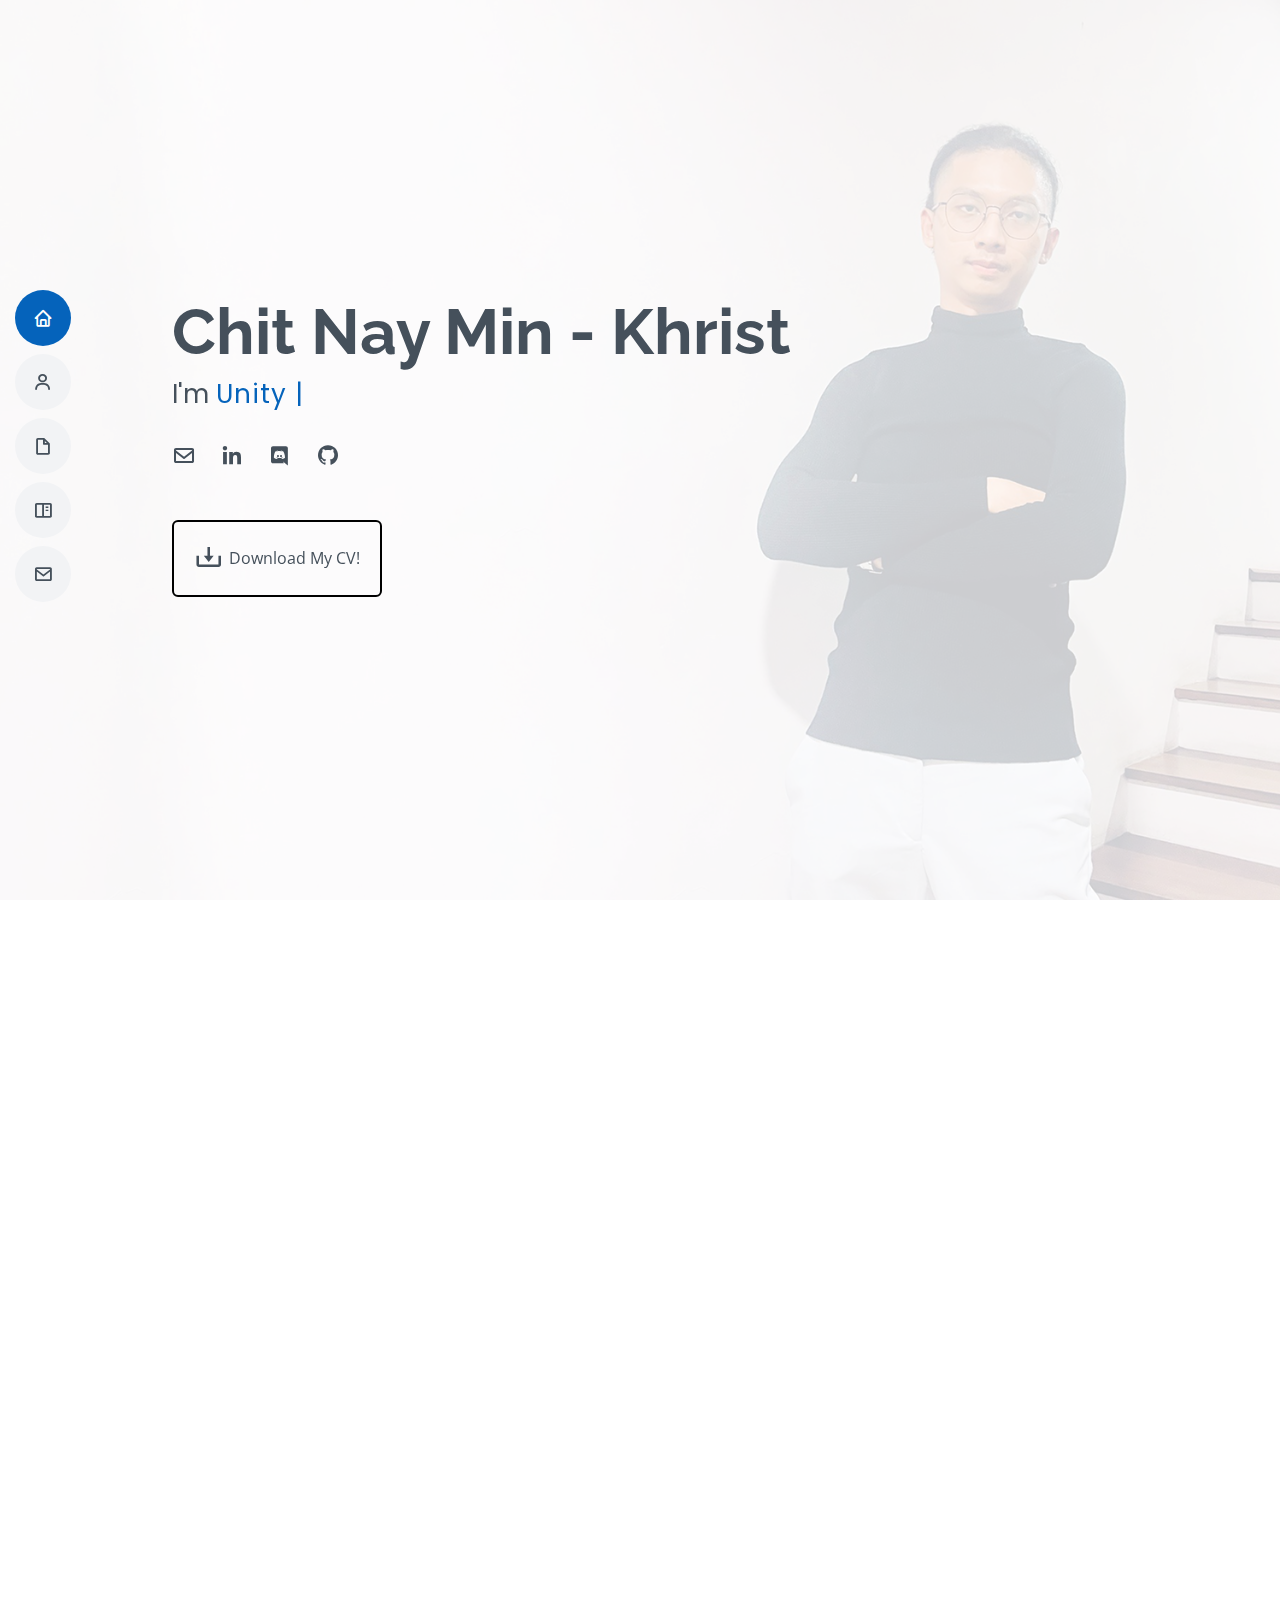
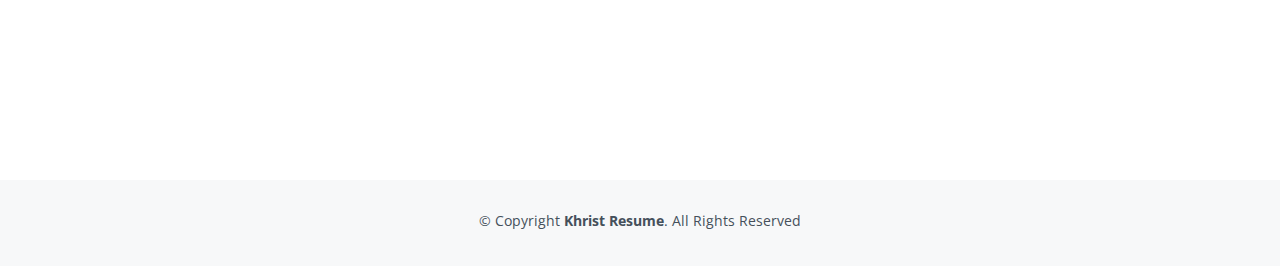
<file: index.html>
<!DOCTYPE html>
<html lang="en">

<head>
  <meta charset="utf-8">
  <meta content="width=device-width, initial-scale=1.0" name="viewport">

  <title>Khrist - Game Developer</title>
  <meta content="" name="description">
  <meta content="" name="keywords">

  <!-- Favicons -->
  <link href="assets/img/game.png" rel="icon">
  <link href="assets/img/apple-touch-icon.png" rel="apple-touch-icon">

  <!-- Google Fonts -->
  <link href="https://fonts.googleapis.com/css?family=Open+Sans:300,300i,400,400i,600,600i,700,700i|Raleway:300,300i,400,400i,500,500i,600,600i,700,700i|Poppins:300,300i,400,400i,500,500i,600,600i,700,700i" rel="stylesheet">

  <!-- Vendor CSS Files -->
  <link href="assets/vendor/aos/aos.css" rel="stylesheet">
  <link href="assets/vendor/bootstrap/css/bootstrap.min.css" rel="stylesheet">
  <link href="assets/vendor/bootstrap-icons/bootstrap-icons.css" rel="stylesheet">
  <link href="assets/vendor/boxicons/css/boxicons.min.css" rel="stylesheet">
  <link href="assets/vendor/glightbox/css/glightbox.min.css" rel="stylesheet">
  <link href="assets/vendor/swiper/swiper-bundle.min.css" rel="stylesheet">

  <!-- Template Main CSS File -->
  <link href="assets/css/style.css" rel="stylesheet">

  <!-- =======================================================
  * Template Name: MyResume
  * Updated: Jan 29 2024 with Bootstrap v5.3.2
  * Template URL: https://bootstrapmade.com/free-html-bootstrap-template-my-resume/
  * Author: BootstrapMade.com
  * License: https://bootstrapmade.com/license/
  ======================================================== -->
</head>

<body>

  <!-- ======= Mobile nav toggle button ======= -->
  <!-- <button type="button" class="mobile-nav-toggle d-xl-none"><i class="bi bi-list mobile-nav-toggle"></i></button> -->
  <i class="bi bi-list mobile-nav-toggle d-lg-none"></i>
  <!-- ======= Header ======= -->
  <header id="header" class="d-flex flex-column justify-content-center">

    <nav id="navbar" class="navbar nav-menu">
      <ul>
        <li><a href="#hero" class="nav-link scrollto active"><i class="bx bx-home"></i> <span>Home</span></a></li>
        <li><a href="#about" class="nav-link scrollto"><i class="bx bx-user"></i> <span>About</span></a></li>
        <li><a href="#resume" class="nav-link scrollto"><i class="bx bx-file-blank"></i> <span>Resume</span></a></li>
        <li><a href="#portfolio" class="nav-link scrollto"><i class="bx bx-book-content"></i> <span>Portfolio</span></a></li>
        <!-- <li><a href="#services" class="nav-link scrollto"><i class="bx bx-server"></i> <span>Services</span></a></li> -->
        <li><a href="#contact" class="nav-link scrollto"><i class="bx bx-envelope"></i> <span>Contact</span></a></li>
      </ul>
    </nav><!-- .nav-menu -->

  </header><!-- End Header -->

  <!-- ======= Hero Section ======= -->
  <section id="hero" class="d-flex flex-column justify-content-center">
    <div class="container" data-aos="zoom-in" data-aos-delay="100">
      <h1>Chit Nay Min - Khrist</h1>
      <p>I'm <span class="typed" data-typed-items="Unity Game Developer, Assistant Project Manager, Computer Science Teacher"></span></p>
      <div class="social-links">
        <!-- <a href="https://www.facebook.com/khrist.naymin/" class="facebook"><i class="bx bxl-facebook"></i></a> -->
        <a href="mailto:chitnaymin2580@gmail.com" class="envelope"><i class="bx bx-envelope"></i></a>
        <a href="https://www.linkedin.com/in/chit-nay-min-9b6b87179/" class="linkedin"><i class="bx bxl-linkedin"></i></a>
        <a href="https://discord.com/users/459983047526318080" class="discord"><i class="bx bxl-discord"></i></a>
        <a href="https://github.com/Chitnaymin" class="github"><i class="bx bxl-github"></i></a>
        <!-- <a href="https://t.me/Khrist77" class="telegram"><i class="bx bxl-telegram"></i></a> -->
      </div>

      <div class="col-lg-4">
        <a class="btn border-black mt-5" href="assets/CV/CNM CV.pdf">
          <div class="p-2 cv-color" style="align-items: center; display: flex;">
            <div style="font-size: 30px; margin-right: 5px;"><i class='bx bx-download'></i></div>
            Download My CV!
          </div>
        </a>
        <!-- </p> -->
      </div>
    </div>
  </section><!-- End Hero -->

  <main id="main">

    <!-- ======= About Section ======= -->
    <section id="about" class="about">
      <div class="container" data-aos="fade-up">

        <div class="section-title">
          <h2>About</h2>
          <p>I am passionate about creating immersive and engaging gaming experiences, backed by a strong background in game development. Over the past four years, I've honed my skills in game development and augmented reality, becoming proficient in C#, JavaScript, and TypeScript, and working extensively with Unity and Cocos Creator.</p>
        </div>

        <div class="row">
          <div class="col-lg-4">
            <img src="assets/img/bg.jpg" class="img-fluid" alt="">
          </div>
          <div class="col-lg-8 pt-4 pt-lg-0 content">
            <h3 class="mb-5">Unity Game Developer &amp; Assistant Project Manager</h3>
            <!-- <p class="fst-italic">
              Lorem ipsum dolor sit amet, consectetur adipiscing elit, sed do eiusmod tempor incididunt ut labore et dolore
              magna aliqua.
            </p> -->
            <div class="row">
              <div class="col-lg-6">
                <ul>
                  <li><i class="bi bi-check2-square"></i> <strong>Birthday:</strong> <span>30 March 2000</span></li>
                  <li><i class="bi bi-check2-square"></i> <strong>Website:</strong> <span>https://chitnaymin.github.io/portfolio</span></li>
                  <li><i class="bi bi-check2-square"></i> <strong>Phone:</strong> <span>06-4812-2697</span></li>
                  <li><i class="bi bi-check2-square"></i> <strong>City:</strong> <span>Bangkok, Thailand</span></li>
                </ul>
              </div>
              <div class="col-lg-6">
                <ul>
                  <li><i class="bi bi-check2-square"></i> <strong>Age:</strong> <span>24</span></li>
                  <!-- <li><i class="bi bi-check2-square"></i> <strong>Degree:</strong> <span>Diploma</span></li> -->
                  <li><i class="bi bi-check2-square"></i> <strong>Email:</strong> <span>khrist.gamedev@gmail.com</span></li>
                  <li><i class="bi bi-check2-square"></i> <strong>Remote:</strong> <span>Available</span></li>
                </ul>
              </div>
            </div>
            <p>
              I have over four years of expertise in game development and Augmented Reality, focusing on C#, JavaScript, and TypeScript. Proficient in Unity and Cocos Creator, I craft innovative gameplay and visuals. Skilled in UI design, SQL/NoSQL databases, Socket.io, and project management using agile methods. Experienced with Git and app deployment on Play Store and App Store, I thrive on challenges and deliver high-quality results under tight deadlines, driven by continuous learning and industry trends.
            </p>
          </div>
        </div>

      </div>
    </section><!-- End About Section -->

    <!-- ======= Facts Section ======= -->
    <!-- <section id="facts" class="facts">
      <div class="container" data-aos="fade-up">

        <div class="section-title">
          <h2>Facts</h2>
          <p>Magnam dolores commodi suscipit. Necessitatibus eius consequatur ex aliquid fuga eum quidem. Sit sint consectetur velit. Quisquam quos quisquam cupiditate. Et nemo qui impedit suscipit alias ea. Quia fugiat sit in iste officiis commodi quidem hic quas.</p>
        </div>

        <div class="row">

          <div class="col-lg-3 col-md-6">
            <div class="count-box">
              <i class="bi bi-emoji-smile"></i>
              <span data-purecounter-start="0" data-purecounter-end="232" data-purecounter-duration="1" class="purecounter"></span>
              <p>Happy Clients</p>
            </div>
          </div>

          <div class="col-lg-3 col-md-6 mt-5 mt-md-0">
            <div class="count-box">
              <i class="bi bi-journal-richtext"></i>
              <span data-purecounter-start="0" data-purecounter-end="521" data-purecounter-duration="1" class="purecounter"></span>
              <p>Projects</p>
            </div>
          </div>

          <div class="col-lg-3 col-md-6 mt-5 mt-lg-0">
            <div class="count-box">
              <i class="bi bi-headset"></i>
              <span data-purecounter-start="0" data-purecounter-end="1463" data-purecounter-duration="1" class="purecounter"></span>
              <p>Hours Of Support</p>
            </div>
          </div>

          <div class="col-lg-3 col-md-6 mt-5 mt-lg-0">
            <div class="count-box">
              <i class="bi bi-award"></i>
              <span data-purecounter-start="0" data-purecounter-end="25" data-purecounter-duration="1" class="purecounter"></span>
              <p>Awards</p>
            </div>
          </div>

        </div>

      </div>
    </section>End Facts Section -->

    <!-- ======= Skills Section ======= -->
    <section id="skills" class="skills section-bg">
      <div class="container" data-aos="fade-up">

        <div class="section-title">
          <h2>Skills</h2>
          <!-- <p>Magnam dolores commodi suscipit. Necessitatibus eius consequatur ex aliquid fuga eum quidem. Sit sint consectetur velit. Quisquam quos quisquam cupiditate. Et nemo qui impedit suscipit alias ea. Quia fugiat sit in iste officiis commodi quidem hic quas.</p> -->
        </div>

        <div class="row skills-content">

          <div class="col-lg-6">

            <div class="progress">
              <span class="skill">Unity <i class="val">90%</i></span>
              <div class="progress-bar-wrap">
                <div class="progress-bar" role="progressbar" aria-valuenow="90" aria-valuemin="0" aria-valuemax="100"></div>
              </div>
            </div>

            <div class="progress">
              <span class="skill">C# <i class="val">90%</i></span>
              <div class="progress-bar-wrap">
                <div class="progress-bar" role="progressbar" aria-valuenow="90" aria-valuemin="0" aria-valuemax="100"></div>
              </div>
            </div>

            <div class="progress">
              <span class="skill">Cocos Creator<i class="val">75%</i></span>
              <div class="progress-bar-wrap">
                <div class="progress-bar" role="progressbar" aria-valuenow="75" aria-valuemin="0" aria-valuemax="100"></div>
              </div>
            </div>

            <div class="progress">
              <span class="skill">Project Management <i class="val">50%</i></span>
              <div class="progress-bar-wrap">
                <div class="progress-bar" role="progressbar" aria-valuenow="50" aria-valuemin="0" aria-valuemax="100"></div>
              </div>
            </div>

          </div>

          <div class="col-lg-4">
            <div class="progress">
              <span class="skill">Adobe Photoshop & Illustrator<i class="val">40%</i></span>
              <div class="progress-bar-wrap">
                <div class="progress-bar" role="progressbar" aria-valuenow="40" aria-valuemin="0" aria-valuemax="100"></div>
              </div>
            </div>

            <div class="progress">
              <span class="skill">Python <i class="val">30%</i></span>
              <div class="progress-bar-wrap">
                <div class="progress-bar" role="progressbar" aria-valuenow="30" aria-valuemin="0" aria-valuemax="100"></div>
              </div>
            </div>

            <div class="progress">
              <span class="skill">JavaScript <i class="val">30%</i></span>
              <div class="progress-bar-wrap">
                <div class="progress-bar" role="progressbar" aria-valuenow="30" aria-valuemin="0" aria-valuemax="100"></div>
              </div>
            </div>

            <div class="progress">
              <span class="skill">TypeScript <i class="val">30%</i></span>
              <div class="progress-bar-wrap">
                <div class="progress-bar" role="progressbar" aria-valuenow="30" aria-valuemin="0" aria-valuemax="100"></div>
              </div>
            </div>

          </div>

        </div>

      </div>
    </section><!-- End Skills Section -->

    <!-- ======= Languages Section ======= -->
    <section id="language" class="skills section-bg">
      <div class="container" data-aos="fade-up">

        <div class="section-title">
          <h2>Languages</h2>
          <!-- <p>Magnam dolores commodi suscipit. Necessitatibus eius consequatur ex aliquid fuga eum quidem. Sit sint consectetur velit. Quisquam quos quisquam cupiditate. Et nemo qui impedit suscipit alias ea. Quia fugiat sit in iste officiis commodi quidem hic quas.</p> -->
        </div>

        
        <div class="col-lg-6" style="margin-left: 25%;">

          <div class="progress">
            <span class="skill">Burmese <i class="val">Native</i></span>
            <div class="progress-bar-wrap">
              <div class="progress-bar" role="progressbar" aria-valuenow="100" aria-valuemin="0" aria-valuemax="100"></div>
            </div>
          </div>

          <div class="progress">
            <span class="skill">English <i class="val">Proficient</i></span>
            <div class="progress-bar-wrap">
              <div class="progress-bar" role="progressbar" aria-valuenow="60" aria-valuemin="0" aria-valuemax="100"></div>
            </div>
          </div>

          <div class="progress">
            <span class="skill">Thai <i class="val">Basic</i></span>
            <div class="progress-bar-wrap">
              <div class="progress-bar" role="progressbar" aria-valuenow="20" aria-valuemin="0" aria-valuemax="100"></div>
            </div>
          </div>
        </div>
      </div>
    </section><!-- End Languages Section -->

    <!-- ======= Resume Section ======= -->
    <section id="resume" class="resume">
      <div class="container" data-aos="fade-up">

        <div class="section-title">
          <h2>Resume</h2>
          <!-- <p>Magnam dolores commodi suscipit. Necessitatibus eius consequatur ex aliquid fuga eum quidem. Sit sint consectetur velit. Quisquam quos quisquam cupiditate. Et nemo qui impedit suscipit alias ea. Quia fugiat sit in iste officiis commodi quidem hic quas.</p> -->
        </div>

        <div class="row">
          <div class="col-lg-6">
            <h3 class="resume-title">Sumary</h3>
            <div class="resume-item pb-0">
              <h4>Chit Nay Min</h4>
              <p><em>With over 4 years in game dev, I'm skilled in AR and all aspects of game development. Proficient in C#, JavaScript, Unity, and Cocos Creator. I excel in crafting innovative gameplay, visuals, and immersive worlds. Expert in UI design setup.</em></p>
              <ul>
                <li>Samsen Nai, Phaya Thai, Bangkok</li>
                <li>(+66)06-4812-2697</li>
                <li>khrist.gamedev@gmail.com</li>
              </ul>
            </div>

            <h3 class="resume-title">Education</h3>
            <div class="resume-item">
              <h4><a href="assets/Edu/DIT.pdf" target="_blank">Diploma in Information Technology</a></h4>
              <h5>2016 - 2018</h5>
              <p><em>National Management Degree College (NMDC), Yangon, Myanmar</em></p>
              <!-- <p>Qui deserunt veniam. Et sed aliquam labore tempore sed quisquam iusto autem sit. Ea vero voluptatum qui ut dignissimos deleniti nerada porti sand markend</p> -->
            </div>
            <div class="resume-item">
              <h4><a href="assets/Edu/PM.pdf" target="_blank">Diploma in Project Management</a></h4>
              <h5>2023</h5>
              <p><em>Strategy First University (SFU), Yangon</em></p>
              <!-- <p>Quia nobis sequi est occaecati aut. Repudiandae et iusto quae reiciendis et quis Eius vel ratione eius unde vitae rerum voluptates asperiores voluptatem Earum molestiae consequatur neque etlon sader mart dila</p> -->
            </div>
            <div class="resume-item">
              <h4><a href="assets/Edu/MMI.pdf" target="_blank">Professional Diploma in Leadership</a></h4>
              <h5>2019</h5>
              <p><em>Myanmar Management Institute (MMI), Yangon</em></p>
              <!-- <p>Quia nobis sequi est occaecati aut. Repudiandae et iusto quae reiciendis et quis Eius vel ratione eius unde vitae rerum voluptates asperiores voluptatem Earum molestiae consequatur neque etlon sader mart dila</p> -->
            </div>
            <div class="resume-item">
              <h4>Final year, Myanmar Major</h4>
              <h5>2017 - Present</h5>
              <p><em>Eastern Yangon University, Myanmar</em></p>
              <!-- <p>Quia nobis sequi est occaecati aut. Repudiandae et iusto quae reiciendis et quis Eius vel ratione eius unde vitae rerum voluptates asperiores voluptatem Earum molestiae consequatur neque etlon sader mart dila</p> -->
            </div>

            <h3 class="resume-title">Other</h3>
            <div class="resume-item">
              <h4><a href="assets/Edu/GameJam.pdf" target="_blank">Global Game Jam</a></h4>
              <h5>2020</h5>
              <p><em>Myanmar</em></p>
            </div>
            <div class="resume-item">
              <h4><a href="assets/Edu/Agri Award.pdf" target="_blank">Agri-Hackathon</a></h4>
              <h5>2019</h5>
              <p><em>Myanmar</em></p>
            </div>
          </div>
          <div class="col-lg-6">
            <h3 class="resume-title">Professional Experience</h3>
            <div class="resume-item">
              <h4><a href="assets/Recom_Letter/ConceptX.pdf" target="_blank">Assistant Project Manager</a></h4>
              <h5>June 2023 to Present</h5>
              <p><em>ConceptX Co., Ltd.</em></p>
              <ul>
                <li>Managed Learning Management System, School Management System, and CIS school website.</li>
                <li>Established project planning, created a project timeline, and planned team management.</li>
                <li>Monitored and reported on the project to stakeholders and created documentation.</li>
                <li>Managed development testing and post-release testing.</li>
                <p> Current Project - LMS [<a href="https://class.conceptxmm.com/">https://class.conceptxmm.com/</a>]</p>
              </ul>
            </div>
            <div class="resume-item">
              <h4>Computer Science Teacher</h4>
              <h5>June 2022 to May 2024</h5>
              <p><em>ConceptX International School</em></p>
              <ul>
                <li>Worked as a Computer Science Teacher (Secondary & International GCSE).</li>
                <li>Served as a class teacher and taught over 150 students.</li>
                <li>Designed lesson plans for each level, incorporating Python, HTML, CSS, and C#.</li>
                <li>Created project-based assignments and exam questions.</li>
              </ul>
            </div>
            <div class="resume-item">
              <h4><a href="assets/Recom_Letter/Lastoenjoy.pdf" target="_blank">Game Developer</a></h4>
              <h5>October 2021 to April 2022</h5>
              <p><em>Lastoenjoy Co., Ltd.</em></p>
              <ul>
                <li>Worked as a Technical Developer (project-based).</li>
                <li>Developed an app using the Unity engine and designed the application UI components.</li>
                <li>Implemented app functionality using APIs (backend protocols) and Firebase Realtime Database.</li>
                <li>Developed phone number authentication using Firebase.</li>
                <li>Incorporated localization features, enabling language change functionality.</li>
              </ul>
            </div>
            <div class="resume-item">
              <h4><a href="assets/Recom_Letter/GF.pdf" target="_blank">Junior Developer</a></h4>
              <h5>October 2019 to March 2021</h5>
              <p><em>Game Factory</em></p>
              <ul>
                <li>Developed games using the Unity engine and Cocos Creator.</li>
                <li>Designed the application UI components.</li>
                <li>Developed Android/iOS games.</li>
                <li>Implemented social media login using Firebase.</li>
                <p>Finish Project - Farm Game 
                  [<a href="https://play.google.com/store/apps/details?id=com.GameFactory.FarmGame08">https://play.google.com/store/apps/details?id=com.GameFactory.FarmGame08</a>]
                  In this project, I was responsible for the achievement system, shop system, and some data management.</p>
              </ul>
            </div>
            <div class="resume-item">
              <h4><a href="assets/Recom_Letter/360.pdf" target="_blank">Junior Unity Developer</a></h4>
              <h5>August 2018 to September 2019</h5>
              <p><em>360ed Co., Ltd.</em></p>
              <ul>
                <li>Developed an app using the Unity engine and Vuforia Augmented Reality.</li>
                <li>Designed application UI components, including the main screen UI and AR UI.</li>
                <li>Developed the app for the Android platform.</li>
              </ul>
            </div>
          </div>
        </div>

      </div>
    </section><!-- End Resume Section -->

    <!-- ======= Portfolio Section ======= -->
    <section id="portfolio" class="portfolio section-bg">
      <div class="container" data-aos="fade-up">

        <div class="section-title">
          <h2>Portfolio</h2>
          <!-- <p>Magnam dolores commodi suscipit. Necessitatibus eius consequatur ex aliquid fuga eum quidem. Sit sint consectetur velit. Quisquam quos quisquam cupiditate. Et nemo qui impedit suscipit alias ea. Quia fugiat sit in iste officiis commodi quidem hic quas.</p> -->
        </div>

        <div class="row">
          <div class="col-lg-12 d-flex justify-content-center" data-aos="fade-up" data-aos-delay="100">
            <ul id="portfolio-flters">
              <li data-filter="*" class="filter-active">All</li>
              <li data-filter=".filter-app">App</li>
              <li data-filter=".filter-game">Game</li>
              <li data-filter=".filter-ar">AR</li>
            </ul>
          </div>
        </div>

        <div class="row portfolio-container" data-aos="fade-up" data-aos-delay="200">

          <div class="col-lg-4 col-md-6 portfolio-item filter-ar">
            <div class="portfolio-wrap">
              <a href="portfolio-1.html" class="portfolio-details-lightbox" data-glightbox="type: external" title="Portfolio Details">
              <img src="assets/img/Portfolio CNM/360ed.jpg" class="img-fluid" alt="">
              <div class="portfolio-info">
                <h4>ALPHABET & PHYSICS AR</h4>
                <p>AR App</p>
                <div class="portfolio-links">
                  <!-- <a href="assets/img/portfolio/portfolio-1.jpg" data-gallery="portfolioGallery" class="portfolio-lightbox" title="App 1"><i class="bx bx-plus"></i></a> -->
                  
                </div>
              </div>
            </a>
            </div>
          </div>

          <div class="col-lg-4 col-md-6 portfolio-item filter-ar">
            <div class="portfolio-wrap">
              <a href="portfolio-2.html" class="portfolio-details-lightbox" data-glightbox="type: external" title="Portfolio Details">
              <img src="assets/img/Portfolio CNM/360ed.jpg" class="img-fluid" alt="">
              <div class="portfolio-info">
                <h4>Music AR</h4>
                <p>AR App</p>
                <div class="portfolio-links">
                  <!-- <a href="assets/img/portfolio/portfolio-1.jpg" data-gallery="portfolioGallery" class="portfolio-lightbox" title="App 1"><i class="bx bx-plus"></i></a> -->
                  
                </div>
              </div>
            </a>
            </div>
          </div>

          <div class="col-lg-4 col-md-6 portfolio-item filter-ar">
            <div class="portfolio-wrap">
              <a href="portfolio-3.html" class="portfolio-details-lightbox" data-glightbox="type: external" title="Portfolio Details">
              <img src="assets/img/Portfolio CNM/360ed.jpg" class="img-fluid" alt="">
              <div class="portfolio-info">
                <h4>Scavenger Hunt</h4>
                <p>AR App</p>
                <div class="portfolio-links">
                  <!-- <a href="assets/img/portfolio/portfolio-1.jpg" data-gallery="portfolioGallery" class="portfolio-lightbox" title="App 1"><i class="bx bx-plus"></i></a> -->
                  
                </div>
              </div>
            </a>
            </div>
          </div>

          <div class="col-lg-4 col-md-6 portfolio-item filter-game">
            <div class="portfolio-wrap">
              <a href="portfolio-4.html" class="portfolio-details-lightbox" data-glightbox="type: external" title="Portfolio Details">
              <img src="assets/img/Portfolio CNM/FG Logo.jpg" class="img-fluid" alt="">
              <div class="portfolio-info">
                <h4>Farm Game</h4>
                <p>Game</p>
                <div class="portfolio-links">
                  <!-- <a href="assets/img/portfolio/portfolio-1.jpg" data-gallery="portfolioGallery" class="portfolio-lightbox" title="App 1"><i class="bx bx-plus"></i></a> -->
                  
                </div>
              </div>
            </a>
            </div>
          </div>

          <div class="col-lg-4 col-md-6 portfolio-item filter-app">
            <div class="portfolio-wrap">
              <a href="portfolio-5.html" class="portfolio-details-lightbox" data-glightbox="type: external" title="Portfolio Details">
              <img src="assets/img/Portfolio CNM/WF Logo.jpg" class="img-fluid" alt="">
              <div class="portfolio-info">
                <h4>Wake Fun</h4>
                <p>App</p>
                <div class="portfolio-links">
                  <!-- <a href="assets/img/portfolio/portfolio-1.jpg" data-gallery="portfolioGallery" class="portfolio-lightbox" title="App 1"><i class="bx bx-plus"></i></a> -->
                  
                </div>
              </div>
            </a>
            </div>
          </div>

          <div class="col-lg-4 col-md-6 portfolio-item filter-app">
            <div class="portfolio-wrap">
              <a href="portfolio-6.html" class="portfolio-details-lightbox" data-glightbox="type: external" title="Portfolio Details">
              <img src="assets/img/Portfolio CNM/SWNW Logo.jpg" class="img-fluid" alt="">
              <div class="portfolio-info">
                <h4>SWNW</h4>
                <p>App</p>
                <div class="portfolio-links">
                  <!-- <a href="assets/img/portfolio/portfolio-1.jpg" data-gallery="portfolioGallery" class="portfolio-lightbox" title="App 1"><i class="bx bx-plus"></i></a> -->
                  
                </div>
              </div>
            </a>
            </div>
          </div>

          <!-- <div class="col-lg-4 col-md-6 portfolio-item filter-game">
            <div class="portfolio-wrap">
              <a href="portfolio-7.html" class="portfolio-details-lightbox" data-glightbox="type: external" title="Portfolio Details">
              <img src="assets/img/Portfolio CNM/RPG Logo.jpg" class="img-fluid" alt="">
              <div class="portfolio-info">
                <h4>RPG Project</h4>
                <p>Game</p>
                <div class="portfolio-links">
                   <a href="assets/img/portfolio/portfolio-1.jpg" data-gallery="portfolioGallery" class="portfolio-lightbox" title="App 1"><i class="bx bx-plus"></i></a>
                  
                </div>
              </div>
            </a>
            </div>
          </div> -->

        </div>

      </div>
    </section><!-- End Portfolio Section -->

    

    <!-- ======= Testimonials Section ======= -->
    <section id="testimonials" class="testimonials section-bg">
      <div class="container" data-aos="fade-up">

        <div class="section-title">
          <h2>Testimonials</h2>
        </div>

        <div class="testimonials-slider swiper" data-aos="fade-up" data-aos-delay="100">
          <div class="swiper-wrapper">

            <div class="swiper-slide">
              <div class="testimonial-item">
                <a href="http://soemyatmin.it/"><img src="assets/img/testimonials/SNM.jpg" class="testimonial-img" alt=""></a>
                <h3>Soe Myat Min</h3>
                <h4>Project Manager</h4>
                <p>
                  <i class="bx bxs-quote-alt-left quote-icon-left"></i>
                  Chit Nay Min is really have impressive ability at taking on different tasks. He learns quickly and understands what needs to be done for each project adeptly. He pays close attention to every detail of the features and always makes sure to finish his work on time.
                  <i class="bx bxs-quote-alt-right quote-icon-right"></i>
                </p>
              </div>
            </div><!-- End testimonial item -->

            <div class="swiper-slide">
              <div class="testimonial-item">
                <a href="https://yginnovatory.com/"><img src="assets/img/testimonials/YG.jpg" class="testimonial-img" alt=""></a>
                <h3>Ye Gaung Kyaw</h3>
                <h4>Creative Developer</h4>
                <p>
                  <i class="bx bxs-quote-alt-left quote-icon-left"></i>
                  Chit Nay Min excels in game development, Unity, C#, and Python. Their expertise in crafting immersive gaming experiences is remarkable. They're not only technically skilled but also collaborative and dependable. I highly recommend Chit Nay Min for any game development project.
                  <i class="bx bxs-quote-alt-right quote-icon-right"></i>
                </p>
              </div>
            </div><!-- End testimonial item -->

            <div class="swiper-slide">
              <div class="testimonial-item">
                <a href="https://www.linkedin.com/in/htet-wai-yan-aung-828ba511a/"><img src="assets/img/testimonials/Leo.jpg" class="testimonial-img" alt=""></a>
                <h3>Htet Wai Yan Aung</h3>
                <h4>Lead Unity Developer</h4>
                <p>
                  <i class="bx bxs-quote-alt-left quote-icon-left"></i>
                  Chit Nay Min is highly skilled in Unity and C#. He possesses perfect communication and interpersonal skills. His most outstanding quality is his reliability. When he commits to completing a task by a certain date, it gets done on time without compromising quality.
                  <i class="bx bxs-quote-alt-right quote-icon-right"></i>
                </p>
              </div>
            </div><!-- End testimonial item -->

          </div>
          <div class="swiper-pagination"></div>
        </div>

      </div>
    </section><!-- End Testimonials Section -->

    <!-- ======= Contact Section ======= -->
    <section id="contact" class="contact">
      <div class="container" data-aos="fade-up">

        <div class="section-title">
          <h2>Contact</h2>
        </div>

        <div class="row mt-1">
          <div class="col-lg-4"></div>
          <div class="col-lg-4">
            <div class="info">
              <div class="address">
                <a href="https://maps.app.goo.gl/1aXTKLTvh8Kg8UWE8">
                <i class="bi bi-geo-alt"></i>
                <h4>Location:</h4>
                <p>Samsen Nai, Phaya Thai, Bangkok</p>
                </a>
              </div>

              <div class="email">
                <a href="mailto:chitnaymin2580@gmail.com">
                <i class="bi bi-envelope"></i>
                <h4>Email:</h4>
                <p>chitnaymin2580@gmail.com</p>
                </a>
              </div>

              <div class="phone">
                <a href="tel:0648122697">
                <i class="bi bi-phone"></i>
                <h4>Call:</h4>
                <p>06-4812-2697</p>
                </a>
              </div>

              <div class="linkedin">
                <a href="https://www.linkedin.com/in/chit-nay-min-9b6b87179/">
                <i class="bx bxl-linkedin"></i>
                <h4>LinkedIn:</h4>
                <p>https://www.linkedin.com/in/chit-nay-min-9b6b87179/</p>
                </a>
              </div>

              <div class="github">
                <a href="https://github.com/Chitnaymin">
                <i class="bi bi-github"></i>
                <h4>GitHub:</h4>
                <p>https://github.com/Chitnaymin</p>
                </a>
              </div>

            </div>

          </div>

          <!-- <div class="col-lg-8 mt-5 mt-lg-0">

            <form action="forms/contact.php" method="post" role="form" class="php-email-form">
              <div class="row">
                <div class="col-md-6 form-group">
                  <input type="text" name="name" class="form-control" id="name" placeholder="Your Name" required>
                </div>
                <div class="col-md-6 form-group mt-3 mt-md-0">
                  <input type="email" class="form-control" name="email" id="email" placeholder="Your Email" required>
                </div>
              </div>
              <div class="form-group mt-3">
                <input type="text" class="form-control" name="subject" id="subject" placeholder="Subject" required>
              </div>
              <div class="form-group mt-3">
                <textarea class="form-control" name="message" rows="5" placeholder="Message" required></textarea>
              </div>
              <div class="my-3">
                <div class="loading">Loading</div>
                <div class="error-message"></div>
                <div class="sent-message">Your message has been sent. Thank you!</div>
              </div>
              <div class="text-center"><button type="submit">Send Message</button></div>
            </form>

          </div> -->

        </div>

      </div>
    </section><!-- End Contact Section -->

  </main><!-- End #main -->

  <!-- ======= Footer ======= -->
  <footer id="footer">
    <div class="container">
      <!-- <h3>Brandon Johnson</h3>
      <p>Et aut eum quis fuga eos sunt ipsa nihil. Labore corporis magni eligendi fuga maxime saepe commodi placeat.</p> -->
      <!-- <div class="social-links">
        <a href="#" class="twitter"><i class="bx bxl-twitter"></i></a>
        <a href="#" class="facebook"><i class="bx bxl-facebook"></i></a>
        <a href="#" class="instagram"><i class="bx bxl-instagram"></i></a>
        <a href="#" class="google-plus"><i class="bx bxl-skype"></i></a>
        <a href="#" class="linkedin"><i class="bx bxl-linkedin"></i></a>
      </div> -->
      <div class="copyright">
        &copy; Copyright <strong><span>Khrist Resume</span></strong>. All Rights Reserved
      </div>
      <!-- <<div class="credits"> -->
        <!-- All the links in the footer should remain intact. -->
        <!-- You can delete the links only if you purchased the pro version. -->
        <!-- Licensing information: [license-url] -->
        <!-- Purchase the pro version with working PHP/AJAX contact form: https://bootstrapmade.com/free-html-bootstrap-template-my-resume/ -->
        <!-- Designed by <a href="https://bootstrapmade.com/">BootstrapMade</a>
      </div> -->
    </div>
  </footer><!-- End Footer -->

  <div id="preloader"></div>
  <a href="#" class="back-to-top d-flex align-items-center justify-content-center"><i class="bi bi-arrow-up-short"></i></a>

  <!-- Vendor JS Files -->
  <script src="assets/vendor/purecounter/purecounter_vanilla.js"></script>
  <script src="assets/vendor/aos/aos.js"></script>
  <script src="assets/vendor/bootstrap/js/bootstrap.bundle.min.js"></script>
  <script src="assets/vendor/glightbox/js/glightbox.min.js"></script>
  <script src="assets/vendor/isotope-layout/isotope.pkgd.min.js"></script>
  <script src="assets/vendor/swiper/swiper-bundle.min.js"></script>
  <script src="assets/vendor/typed.js/typed.umd.js"></script>
  <script src="assets/vendor/waypoints/noframework.waypoints.js"></script>
  <script src="assets/vendor/php-email-form/validate.js"></script>

  <!-- Template Main JS File -->
  <script src="assets/js/main.js"></script>

</body>

</html>
</file>
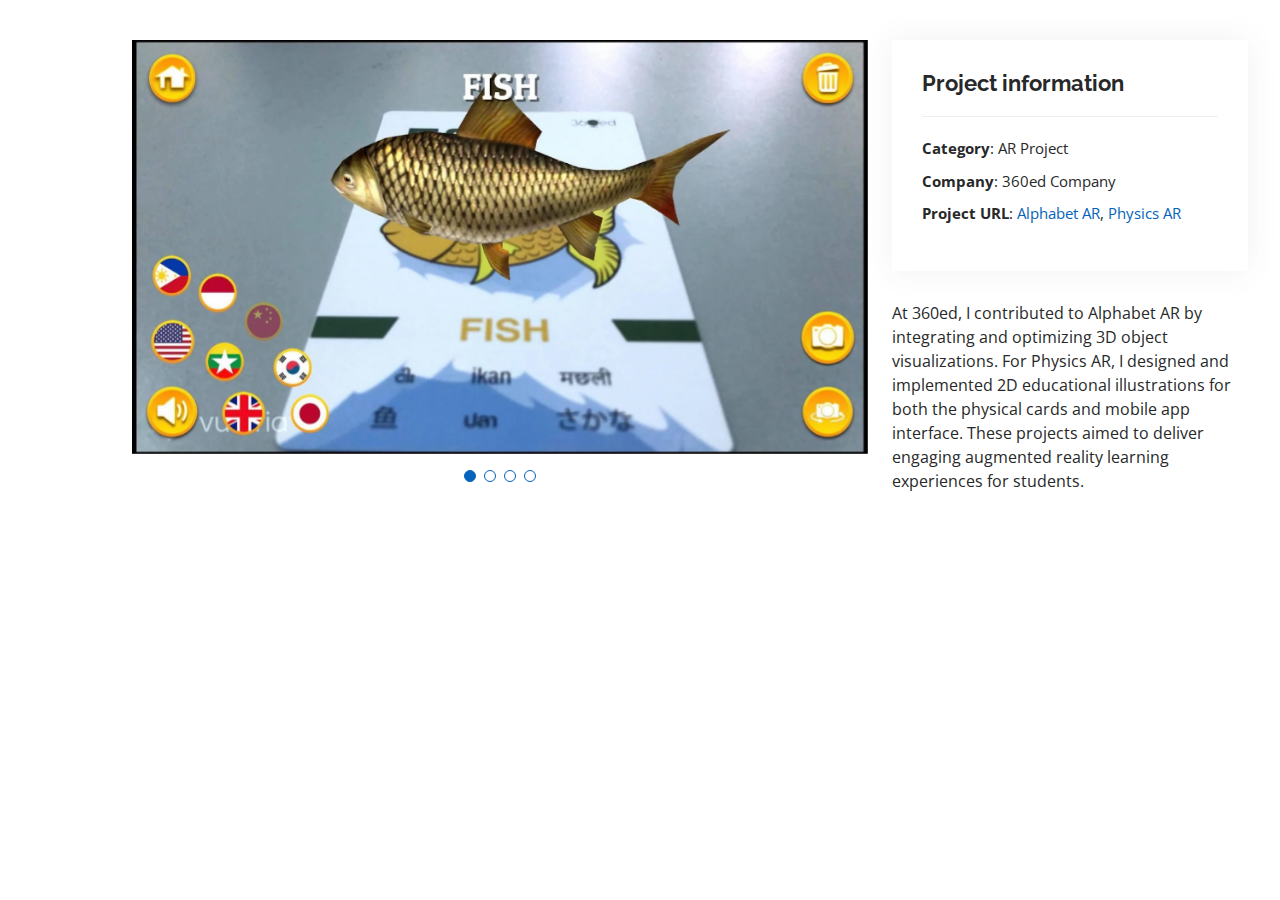
<file: portfolio-1.html>
<!DOCTYPE html>
<html lang="en">

<head>
  <meta charset="utf-8">
  <meta content="width=device-width, initial-scale=1.0" name="viewport">

  <title>ALPHABET & PHYSICS AR</title>
  <meta content="" name="description">
  <meta content="" name="keywords">

  <!-- Favicons -->
  <link href="assets/img/favicon.png" rel="icon">
  <link href="assets/img/apple-touch-icon.png" rel="apple-touch-icon">

  <!-- Google Fonts -->
  <link href="https://fonts.googleapis.com/css?family=Open+Sans:300,300i,400,400i,600,600i,700,700i|Raleway:300,300i,400,400i,500,500i,600,600i,700,700i|Poppins:300,300i,400,400i,500,500i,600,600i,700,700i" rel="stylesheet">

  <!-- Vendor CSS Files -->
  <link href="assets/vendor/aos/aos.css" rel="stylesheet">
  <link href="assets/vendor/bootstrap/css/bootstrap.min.css" rel="stylesheet">
  <link href="assets/vendor/bootstrap-icons/bootstrap-icons.css" rel="stylesheet">
  <link href="assets/vendor/boxicons/css/boxicons.min.css" rel="stylesheet">
  <link href="assets/vendor/glightbox/css/glightbox.min.css" rel="stylesheet">
  <link href="assets/vendor/swiper/swiper-bundle.min.css" rel="stylesheet">

  <!-- Template Main CSS File -->
  <link href="assets/css/style.css" rel="stylesheet">

  <!-- =======================================================
  * Template Name: MyResume
  * Updated: Jan 29 2024 with Bootstrap v5.3.2
  * Template URL: https://bootstrapmade.com/free-html-bootstrap-template-my-resume/
  * Author: BootstrapMade.com
  * License: https://bootstrapmade.com/license/
  ======================================================== -->
</head>

<body>

  <main id="main">

    <!-- ======= Portfolio Details Section ======= -->
    <section id="portfolio-details" class="portfolio-details">
      <div class="container">

        <div class="row gy-4">

          <div class="col-lg-8">
            <div class="portfolio-details-slider swiper">
              <div class="swiper-wrapper align-items-center">

                <div class="swiper-slide">
                  <img src="assets/img/Portfolio CNM/Alpha1.jpg" alt="">
                </div>

                <div class="swiper-slide">
                  <img src="assets/img/Portfolio CNM/Alpha2.jpg" alt="">
                </div>

                <div class="swiper-slide">
                  <img src="assets/img/Portfolio CNM/Phy1.jpg" alt="">
                </div>

                <div class="swiper-slide">
                  <img src="assets/img/Portfolio CNM/Phy2.jpg" alt="">
                </div>

              </div>
              <div class="swiper-pagination"></div>
            </div>
          </div>

          <div class="col-lg-4">
            <div class="portfolio-info">
              <h3>Project information</h3>
              <ul>
                <li><strong>Category</strong>: AR Project</li>
                <li><strong>Company</strong>: 360ed Company</li>
                <li><strong>Project URL</strong>: <a href="https://play.google.com/store/apps/details?id=com.threesixtyed.alphabetinterar&hl=en" target="_blank">Alphabet AR</a>,
                                                  <a href="https://play.google.com/store/apps/details?id=com.threesixtyed.datthinponephysics&hl=en" target="_blank">Physics AR</a></li>
              </ul>
            </div>
            <div class="portfolio-description">
              <!-- <h2>This is an example of portfolio detail</h2> -->
              <p>
                At 360ed, I contributed to Alphabet AR by integrating and optimizing 3D object visualizations. For Physics AR, I designed and implemented 2D educational illustrations for both the physical cards and mobile app interface. These projects aimed to deliver engaging augmented reality learning experiences for students.
            </div>
          </div>

        </div>

      </div>
    </section><!-- End Portfolio Details Section -->

  </main><!-- End #main -->

  <div id="preloader"></div>
  <a href="#" class="back-to-top d-flex align-items-center justify-content-center"><i class="bi bi-arrow-up-short"></i></a>

  <!-- Vendor JS Files -->
  <script src="assets/vendor/purecounter/purecounter_vanilla.js"></script>
  <script src="assets/vendor/aos/aos.js"></script>
  <script src="assets/vendor/bootstrap/js/bootstrap.bundle.min.js"></script>
  <script src="assets/vendor/glightbox/js/glightbox.min.js"></script>
  <script src="assets/vendor/isotope-layout/isotope.pkgd.min.js"></script>
  <script src="assets/vendor/swiper/swiper-bundle.min.js"></script>
  <script src="assets/vendor/typed.js/typed.umd.js"></script>
  <script src="assets/vendor/waypoints/noframework.waypoints.js"></script>
  <script src="assets/vendor/php-email-form/validate.js"></script>

  <!-- Template Main JS File -->
  <script src="assets/js/main.js"></script>

</body>

</html>
</file>
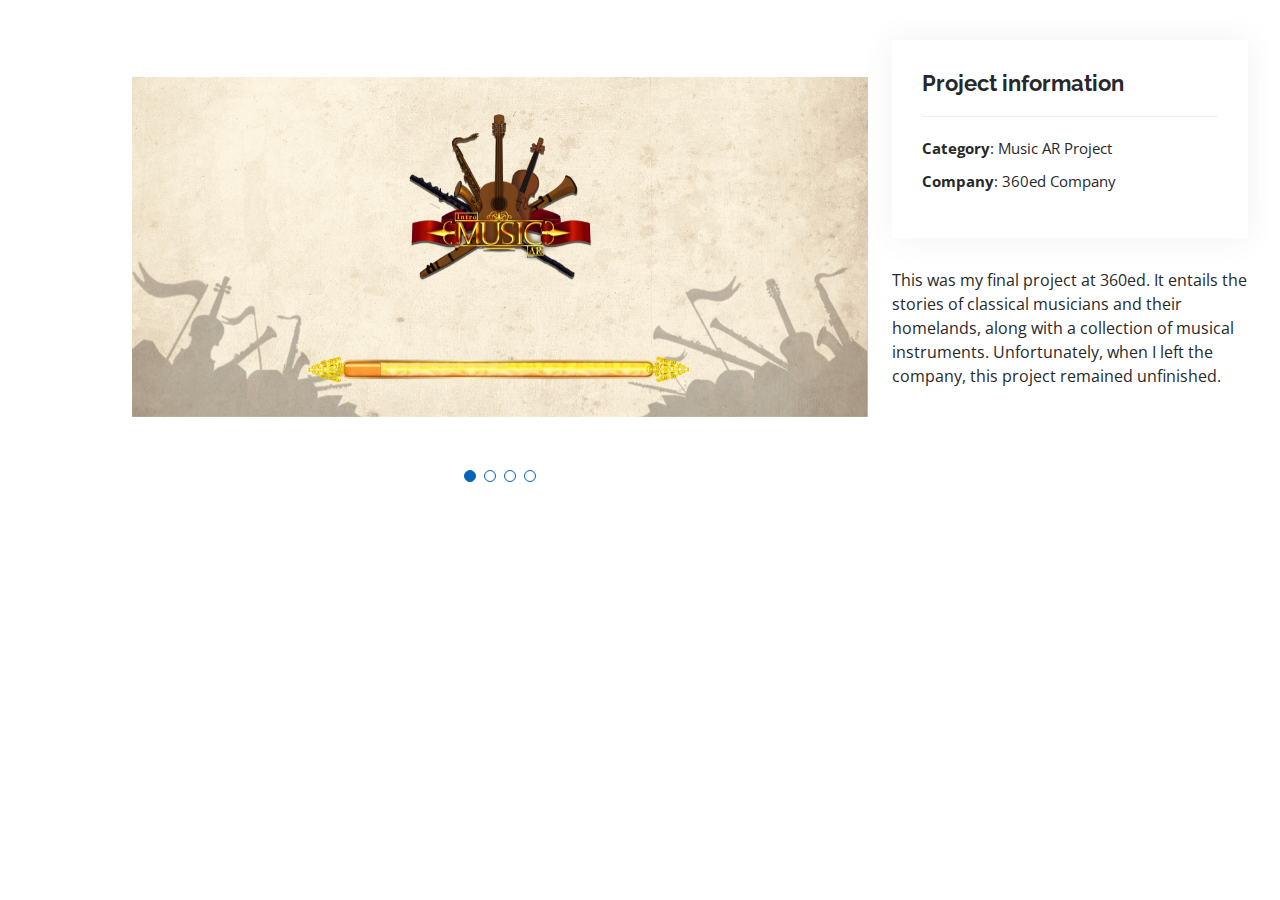
<file: portfolio-2.html>
<!DOCTYPE html>
<html lang="en">

<head>
  <meta charset="utf-8">
  <meta content="width=device-width, initial-scale=1.0" name="viewport">

  <title>Music AR</title>
  <meta content="" name="description">
  <meta content="" name="keywords">

  <!-- Favicons -->
  <link href="assets/img/favicon.png" rel="icon">
  <link href="assets/img/apple-touch-icon.png" rel="apple-touch-icon">

  <!-- Google Fonts -->
  <link href="https://fonts.googleapis.com/css?family=Open+Sans:300,300i,400,400i,600,600i,700,700i|Raleway:300,300i,400,400i,500,500i,600,600i,700,700i|Poppins:300,300i,400,400i,500,500i,600,600i,700,700i" rel="stylesheet">

  <!-- Vendor CSS Files -->
  <link href="assets/vendor/aos/aos.css" rel="stylesheet">
  <link href="assets/vendor/bootstrap/css/bootstrap.min.css" rel="stylesheet">
  <link href="assets/vendor/bootstrap-icons/bootstrap-icons.css" rel="stylesheet">
  <link href="assets/vendor/boxicons/css/boxicons.min.css" rel="stylesheet">
  <link href="assets/vendor/glightbox/css/glightbox.min.css" rel="stylesheet">
  <link href="assets/vendor/swiper/swiper-bundle.min.css" rel="stylesheet">

  <!-- Template Main CSS File -->
  <link href="assets/css/style.css" rel="stylesheet">

  <!-- =======================================================
  * Template Name: MyResume
  * Updated: Jan 29 2024 with Bootstrap v5.3.2
  * Template URL: https://bootstrapmade.com/free-html-bootstrap-template-my-resume/
  * Author: BootstrapMade.com
  * License: https://bootstrapmade.com/license/
  ======================================================== -->
</head>

<body>

  <main id="main">

    <!-- ======= Portfolio Details Section ======= -->
    <section id="portfolio-details" class="portfolio-details">
      <div class="container">

        <div class="row gy-4">

          <div class="col-lg-8">
            <div class="portfolio-details-slider swiper">
              <div class="swiper-wrapper align-items-center">

                <div class="swiper-slide">
                  <img src="assets/img/Portfolio CNM/M1.jpg" alt="">
                </div>

                <div class="swiper-slide">
                  <img src="assets/img/Portfolio CNM/M2.png" alt="">
                </div>

                <div class="swiper-slide">
                  <img src="assets/img/Portfolio CNM/M3.jpg" alt="">
                </div>

                <div class="swiper-slide">
                  <img src="assets/img/Portfolio CNM/M4.jpg" alt="">
                </div>

              </div>
              <div class="swiper-pagination"></div>
            </div>
          </div>

          <div class="col-lg-4">
            <div class="portfolio-info">
              <h3>Project information</h3>
              <ul>
                <li><strong>Category</strong>: Music AR Project</li>
                <li><strong>Company</strong>: 360ed Company</li>
              </ul>
            </div>
            <div class="portfolio-description">
              <!-- <h2>This is an example of portfolio detail</h2> -->
              <p>
                This was my final project at 360ed. It entails the stories of classical musicians and their homelands, along with a collection of musical instruments. Unfortunately, when I left the company, this project remained unfinished.
              </p>
            </div>
          </div>

        </div>

      </div>
    </section><!-- End Portfolio Details Section -->

  </main><!-- End #main -->

  <div id="preloader"></div>
  <a href="#" class="back-to-top d-flex align-items-center justify-content-center"><i class="bi bi-arrow-up-short"></i></a>

  <!-- Vendor JS Files -->
  <script src="assets/vendor/purecounter/purecounter_vanilla.js"></script>
  <script src="assets/vendor/aos/aos.js"></script>
  <script src="assets/vendor/bootstrap/js/bootstrap.bundle.min.js"></script>
  <script src="assets/vendor/glightbox/js/glightbox.min.js"></script>
  <script src="assets/vendor/isotope-layout/isotope.pkgd.min.js"></script>
  <script src="assets/vendor/swiper/swiper-bundle.min.js"></script>
  <script src="assets/vendor/typed.js/typed.umd.js"></script>
  <script src="assets/vendor/waypoints/noframework.waypoints.js"></script>
  <script src="assets/vendor/php-email-form/validate.js"></script>

  <!-- Template Main JS File -->
  <script src="assets/js/main.js"></script>

</body>

</html>
</file>
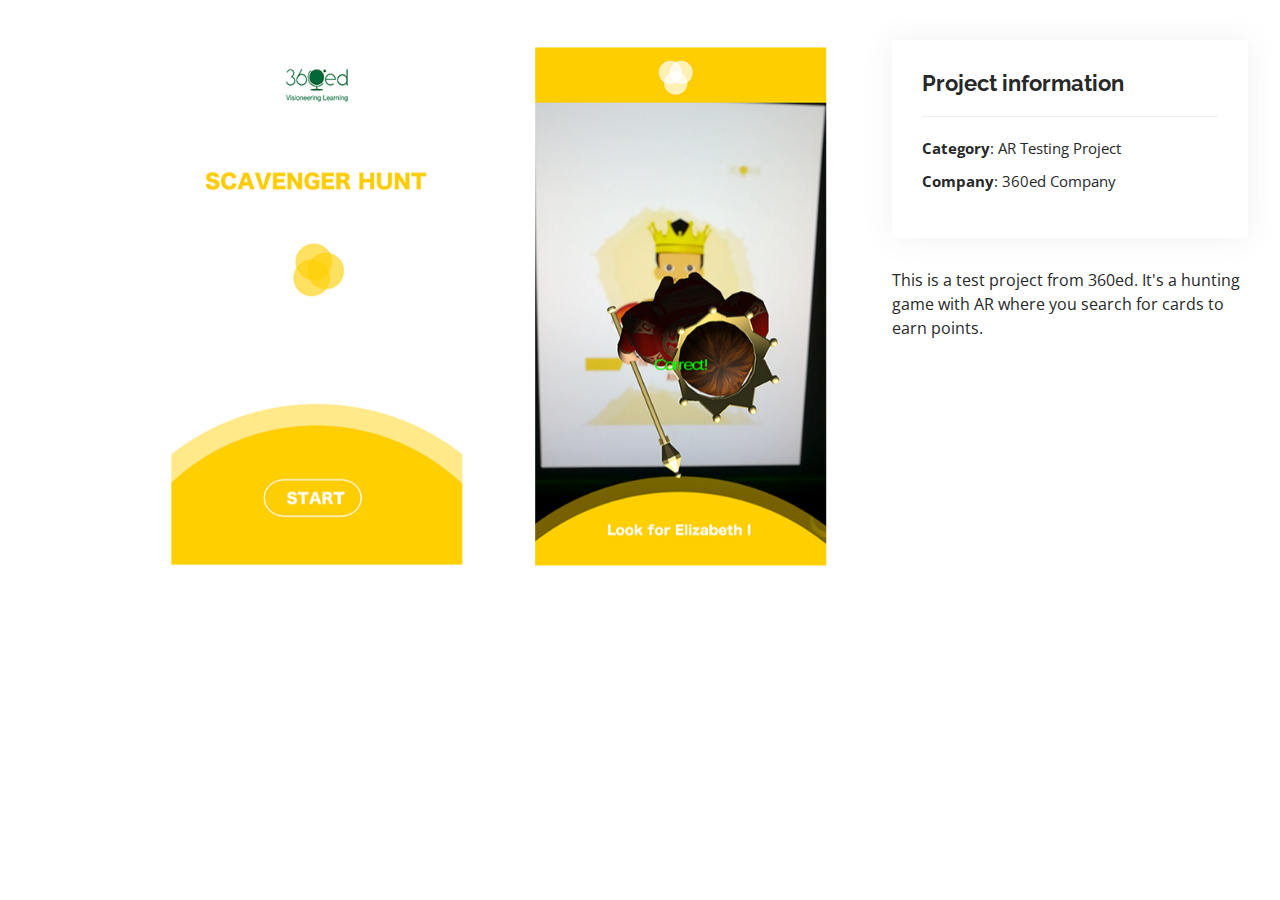
<file: portfolio-3.html>
<!DOCTYPE html>
<html lang="en">

<head>
  <meta charset="utf-8">
  <meta content="width=device-width, initial-scale=1.0" name="viewport">

  <title>Scavenger Hunt</title>
  <meta content="" name="description">
  <meta content="" name="keywords">

  <!-- Favicons -->
  <link href="assets/img/favicon.png" rel="icon">
  <link href="assets/img/apple-touch-icon.png" rel="apple-touch-icon">

  <!-- Google Fonts -->
  <link href="https://fonts.googleapis.com/css?family=Open+Sans:300,300i,400,400i,600,600i,700,700i|Raleway:300,300i,400,400i,500,500i,600,600i,700,700i|Poppins:300,300i,400,400i,500,500i,600,600i,700,700i" rel="stylesheet">

  <!-- Vendor CSS Files -->
  <link href="assets/vendor/aos/aos.css" rel="stylesheet">
  <link href="assets/vendor/bootstrap/css/bootstrap.min.css" rel="stylesheet">
  <link href="assets/vendor/bootstrap-icons/bootstrap-icons.css" rel="stylesheet">
  <link href="assets/vendor/boxicons/css/boxicons.min.css" rel="stylesheet">
  <link href="assets/vendor/glightbox/css/glightbox.min.css" rel="stylesheet">
  <link href="assets/vendor/swiper/swiper-bundle.min.css" rel="stylesheet">

  <!-- Template Main CSS File -->
  <link href="assets/css/style.css" rel="stylesheet">

  <!-- =======================================================
  * Template Name: MyResume
  * Updated: Jan 29 2024 with Bootstrap v5.3.2
  * Template URL: https://bootstrapmade.com/free-html-bootstrap-template-my-resume/
  * Author: BootstrapMade.com
  * License: https://bootstrapmade.com/license/
  ======================================================== -->
</head>

<body>

  <main id="main">

    <!-- ======= Portfolio Details Section ======= -->
    <section id="portfolio-details" class="portfolio-details">
      <div class="container">

        <div class="row gy-4">

          <div class="col-lg-8">
            <div class="portfolio-details-slider swiper">
              <div class="swiper-wrapper align-items-center">

                <div class="swiper-slide">
                  <img src="assets/img/Portfolio CNM/Po3.png" alt="">
                </div>

              </div>
              <div class="swiper-pagination"></div>
            </div>
          </div>

          <div class="col-lg-4">
            <div class="portfolio-info">
              <h3>Project information</h3>
              <ul>
                <li><strong>Category</strong>: AR Testing Project</li>
                <li><strong>Company</strong>: 360ed Company</li>
              </ul>
            </div>
            <div class="portfolio-description">
              <!-- <h2>This is an example of portfolio detail</h2> -->
              <p>
                This is a test project from 360ed. It's a hunting game with AR where you search for cards to earn points.
              </p>
            </div>
          </div>

        </div>

      </div>
    </section><!-- End Portfolio Details Section -->

  </main><!-- End #main -->

  <div id="preloader"></div>
  <a href="#" class="back-to-top d-flex align-items-center justify-content-center"><i class="bi bi-arrow-up-short"></i></a>

  <!-- Vendor JS Files -->
  <script src="assets/vendor/purecounter/purecounter_vanilla.js"></script>
  <script src="assets/vendor/aos/aos.js"></script>
  <script src="assets/vendor/bootstrap/js/bootstrap.bundle.min.js"></script>
  <script src="assets/vendor/glightbox/js/glightbox.min.js"></script>
  <script src="assets/vendor/isotope-layout/isotope.pkgd.min.js"></script>
  <script src="assets/vendor/swiper/swiper-bundle.min.js"></script>
  <script src="assets/vendor/typed.js/typed.umd.js"></script>
  <script src="assets/vendor/waypoints/noframework.waypoints.js"></script>
  <script src="assets/vendor/php-email-form/validate.js"></script>

  <!-- Template Main JS File -->
  <script src="assets/js/main.js"></script>

</body>

</html>
</file>
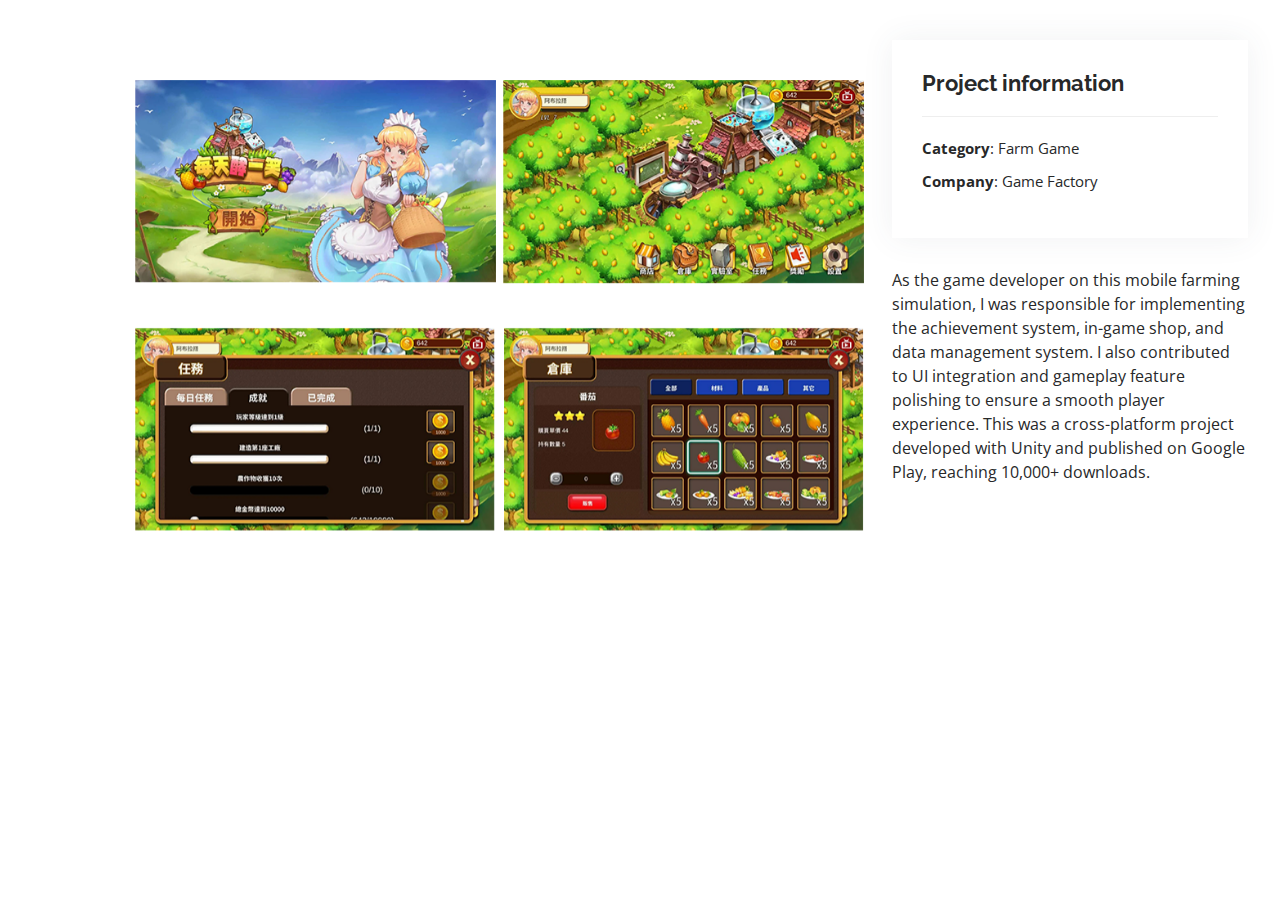
<file: portfolio-4.html>
<!DOCTYPE html>
<html lang="en">

<head>
  <meta charset="utf-8">
  <meta content="width=device-width, initial-scale=1.0" name="viewport">

  <title>Farm Game</title>
  <meta content="" name="description">
  <meta content="" name="keywords">

  <!-- Favicons -->
  <link href="assets/img/favicon.png" rel="icon">
  <link href="assets/img/apple-touch-icon.png" rel="apple-touch-icon">

  <!-- Google Fonts -->
  <link href="https://fonts.googleapis.com/css?family=Open+Sans:300,300i,400,400i,600,600i,700,700i|Raleway:300,300i,400,400i,500,500i,600,600i,700,700i|Poppins:300,300i,400,400i,500,500i,600,600i,700,700i" rel="stylesheet">

  <!-- Vendor CSS Files -->
  <link href="assets/vendor/aos/aos.css" rel="stylesheet">
  <link href="assets/vendor/bootstrap/css/bootstrap.min.css" rel="stylesheet">
  <link href="assets/vendor/bootstrap-icons/bootstrap-icons.css" rel="stylesheet">
  <link href="assets/vendor/boxicons/css/boxicons.min.css" rel="stylesheet">
  <link href="assets/vendor/glightbox/css/glightbox.min.css" rel="stylesheet">
  <link href="assets/vendor/swiper/swiper-bundle.min.css" rel="stylesheet">

  <!-- Template Main CSS File -->
  <link href="assets/css/style.css" rel="stylesheet">

  <!-- =======================================================
  * Template Name: MyResume
  * Updated: Jan 29 2024 with Bootstrap v5.3.2
  * Template URL: https://bootstrapmade.com/free-html-bootstrap-template-my-resume/
  * Author: BootstrapMade.com
  * License: https://bootstrapmade.com/license/
  ======================================================== -->
</head>

<body>

  <main id="main">

    <!-- ======= Portfolio Details Section ======= -->
    <section id="portfolio-details" class="portfolio-details">
      <div class="container">

        <div class="row gy-4">

          <div class="col-lg-8">
            <div class="portfolio-details-slider swiper">
              <div class="swiper-wrapper align-items-center">

                <div class="swiper-slide">
                  <img src="assets/img/Portfolio CNM/Po5.png" alt="">
                </div>

              </div>
              <div class="swiper-pagination"></div>
            </div>
          </div>

          <div class="col-lg-4">
            <div class="portfolio-info">
              <h3>Project information</h3>
              <ul>
                <li><strong>Category</strong>: Farm Game</li>
                <li><strong>Company</strong>: Game Factory</li>
              </ul>
            </div>
            <div class="portfolio-description">
              <!-- <h2>This is an example of portfolio detail</h2> -->
              <p>
                As the game developer on this mobile farming simulation, I was responsible for implementing the achievement system, in-game shop, and data management system. I also contributed to UI integration and gameplay feature polishing to ensure a smooth player experience. This was a cross-platform project developed with Unity and published on Google Play, reaching 10,000+ downloads.
              </p>
            </div>
          </div>

        </div>

      </div>
    </section><!-- End Portfolio Details Section -->

  </main><!-- End #main -->

  <div id="preloader"></div>
  <a href="#" class="back-to-top d-flex align-items-center justify-content-center"><i class="bi bi-arrow-up-short"></i></a>

  <!-- Vendor JS Files -->
  <script src="assets/vendor/purecounter/purecounter_vanilla.js"></script>
  <script src="assets/vendor/aos/aos.js"></script>
  <script src="assets/vendor/bootstrap/js/bootstrap.bundle.min.js"></script>
  <script src="assets/vendor/glightbox/js/glightbox.min.js"></script>
  <script src="assets/vendor/isotope-layout/isotope.pkgd.min.js"></script>
  <script src="assets/vendor/swiper/swiper-bundle.min.js"></script>
  <script src="assets/vendor/typed.js/typed.umd.js"></script>
  <script src="assets/vendor/waypoints/noframework.waypoints.js"></script>
  <script src="assets/vendor/php-email-form/validate.js"></script>

  <!-- Template Main JS File -->
  <script src="assets/js/main.js"></script>

</body>

</html>
</file>
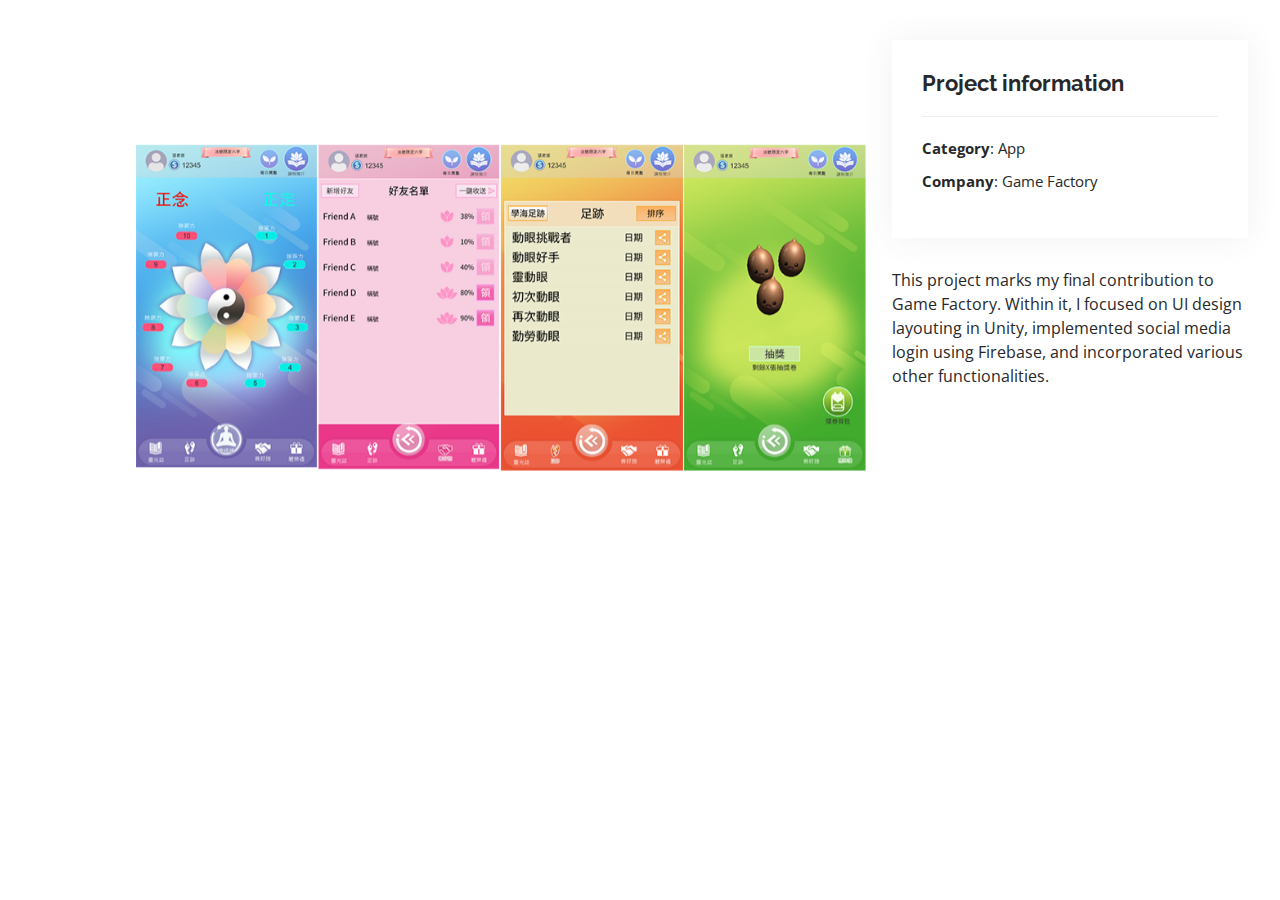
<file: portfolio-5.html>
<!DOCTYPE html>
<html lang="en">

<head>
  <meta charset="utf-8">
  <meta content="width=device-width, initial-scale=1.0" name="viewport">

  <title>Wake Fun</title>
  <meta content="" name="description">
  <meta content="" name="keywords">

  <!-- Favicons -->
  <link href="assets/img/favicon.png" rel="icon">
  <link href="assets/img/apple-touch-icon.png" rel="apple-touch-icon">

  <!-- Google Fonts -->
  <link href="https://fonts.googleapis.com/css?family=Open+Sans:300,300i,400,400i,600,600i,700,700i|Raleway:300,300i,400,400i,500,500i,600,600i,700,700i|Poppins:300,300i,400,400i,500,500i,600,600i,700,700i" rel="stylesheet">

  <!-- Vendor CSS Files -->
  <link href="assets/vendor/aos/aos.css" rel="stylesheet">
  <link href="assets/vendor/bootstrap/css/bootstrap.min.css" rel="stylesheet">
  <link href="assets/vendor/bootstrap-icons/bootstrap-icons.css" rel="stylesheet">
  <link href="assets/vendor/boxicons/css/boxicons.min.css" rel="stylesheet">
  <link href="assets/vendor/glightbox/css/glightbox.min.css" rel="stylesheet">
  <link href="assets/vendor/swiper/swiper-bundle.min.css" rel="stylesheet">

  <!-- Template Main CSS File -->
  <link href="assets/css/style.css" rel="stylesheet">

  <!-- =======================================================
  * Template Name: MyResume
  * Updated: Jan 29 2024 with Bootstrap v5.3.2
  * Template URL: https://bootstrapmade.com/free-html-bootstrap-template-my-resume/
  * Author: BootstrapMade.com
  * License: https://bootstrapmade.com/license/
  ======================================================== -->
</head>

<body>

  <main id="main">

    <!-- ======= Portfolio Details Section ======= -->
    <section id="portfolio-details" class="portfolio-details">
      <div class="container">

        <div class="row gy-4">

          <div class="col-lg-8">
            <div class="portfolio-details-slider swiper">
              <div class="swiper-wrapper align-items-center">

                <div class="swiper-slide">
                  <img src="assets/img/Portfolio CNM/Po4.png" alt="">
                </div>

              </div>
              <div class="swiper-pagination"></div>
            </div>
          </div>

          <div class="col-lg-4">
            <div class="portfolio-info">
              <h3>Project information</h3>
              <ul>
                <li><strong>Category</strong>: App</li>
                <li><strong>Company</strong>: Game Factory</li>
              </ul>
            </div>
            <div class="portfolio-description">
              <!-- <h2>This is an example of portfolio detail</h2> -->
              <p>
                This project marks my final contribution to Game Factory. Within it, I focused on UI design layouting in Unity, implemented social media login using Firebase, and incorporated various other functionalities.
              </p>
            </div>
          </div>

        </div>

      </div>
    </section><!-- End Portfolio Details Section -->

  </main><!-- End #main -->

  <div id="preloader"></div>
  <a href="#" class="back-to-top d-flex align-items-center justify-content-center"><i class="bi bi-arrow-up-short"></i></a>

  <!-- Vendor JS Files -->
  <script src="assets/vendor/purecounter/purecounter_vanilla.js"></script>
  <script src="assets/vendor/aos/aos.js"></script>
  <script src="assets/vendor/bootstrap/js/bootstrap.bundle.min.js"></script>
  <script src="assets/vendor/glightbox/js/glightbox.min.js"></script>
  <script src="assets/vendor/isotope-layout/isotope.pkgd.min.js"></script>
  <script src="assets/vendor/swiper/swiper-bundle.min.js"></script>
  <script src="assets/vendor/typed.js/typed.umd.js"></script>
  <script src="assets/vendor/waypoints/noframework.waypoints.js"></script>
  <script src="assets/vendor/php-email-form/validate.js"></script>

  <!-- Template Main JS File -->
  <script src="assets/js/main.js"></script>

</body>

</html>
</file>
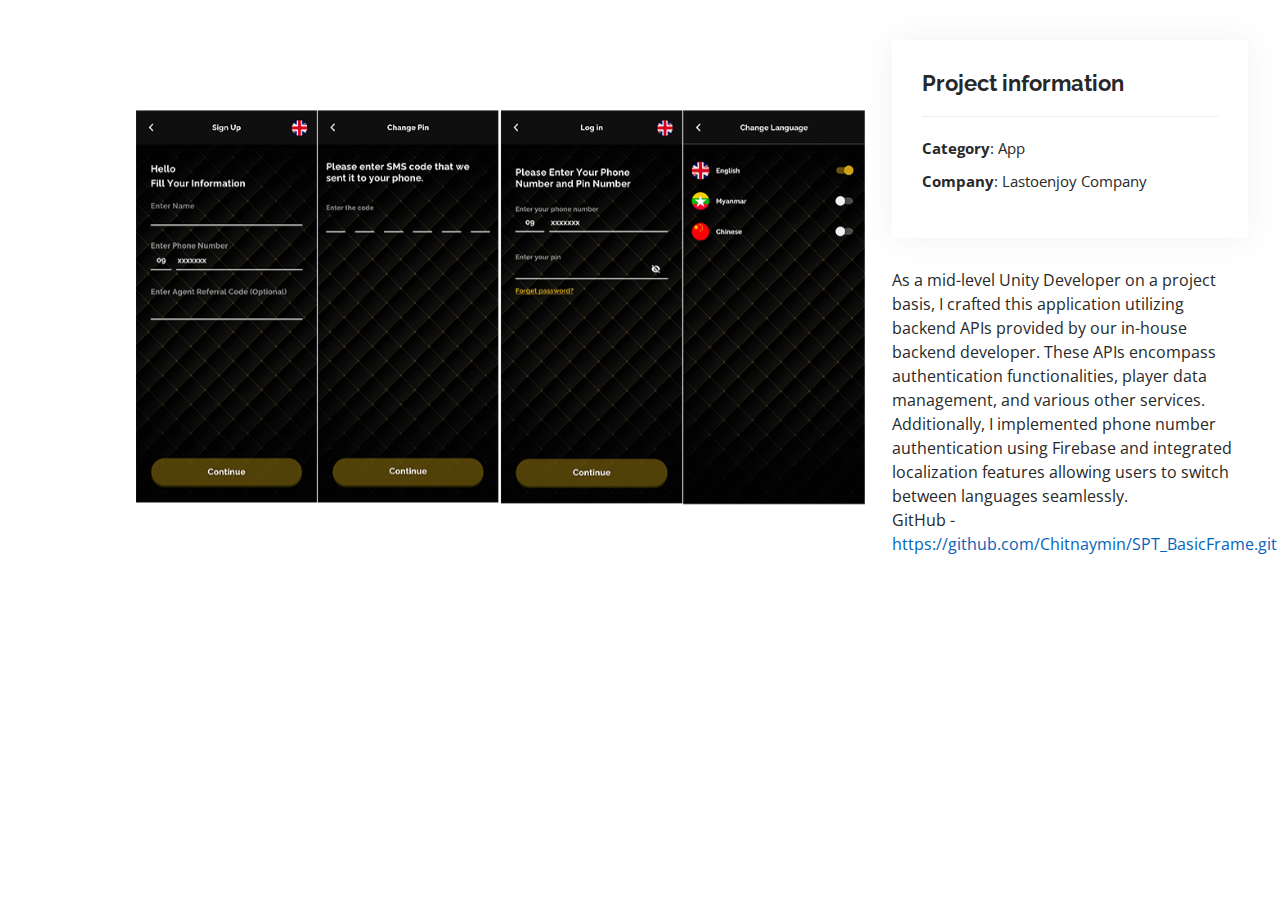
<file: portfolio-6.html>
<!DOCTYPE html>
<html lang="en">

<head>
  <meta charset="utf-8">
  <meta content="width=device-width, initial-scale=1.0" name="viewport">

  <title>SWNW</title>
  <meta content="" name="description">
  <meta content="" name="keywords">

  <!-- Favicons -->
  <link href="assets/img/favicon.png" rel="icon">
  <link href="assets/img/apple-touch-icon.png" rel="apple-touch-icon">

  <!-- Google Fonts -->
  <link href="https://fonts.googleapis.com/css?family=Open+Sans:300,300i,400,400i,600,600i,700,700i|Raleway:300,300i,400,400i,500,500i,600,600i,700,700i|Poppins:300,300i,400,400i,500,500i,600,600i,700,700i" rel="stylesheet">

  <!-- Vendor CSS Files -->
  <link href="assets/vendor/aos/aos.css" rel="stylesheet">
  <link href="assets/vendor/bootstrap/css/bootstrap.min.css" rel="stylesheet">
  <link href="assets/vendor/bootstrap-icons/bootstrap-icons.css" rel="stylesheet">
  <link href="assets/vendor/boxicons/css/boxicons.min.css" rel="stylesheet">
  <link href="assets/vendor/glightbox/css/glightbox.min.css" rel="stylesheet">
  <link href="assets/vendor/swiper/swiper-bundle.min.css" rel="stylesheet">

  <!-- Template Main CSS File -->
  <link href="assets/css/style.css" rel="stylesheet">

  <!-- =======================================================
  * Template Name: MyResume
  * Updated: Jan 29 2024 with Bootstrap v5.3.2
  * Template URL: https://bootstrapmade.com/free-html-bootstrap-template-my-resume/
  * Author: BootstrapMade.com
  * License: https://bootstrapmade.com/license/
  ======================================================== -->
</head>

<body>

  <main id="main">

    <!-- ======= Portfolio Details Section ======= -->
    <section id="portfolio-details" class="portfolio-details">
      <div class="container">

        <div class="row gy-4">

          <div class="col-lg-8">
            <div class="portfolio-details-slider swiper">
              <div class="swiper-wrapper align-items-center">

                <div class="swiper-slide">
                  <img src="assets/img/Portfolio CNM/Po6.png" alt="">
                </div>

              </div>
              <div class="swiper-pagination"></div>
            </div>
          </div>

          <div class="col-lg-4">
            <div class="portfolio-info">
              <h3>Project information</h3>
              <ul>
                <li><strong>Category</strong>: App</li>
                <li><strong>Company</strong>: Lastoenjoy Company</li>
              </ul>
            </div>
            <div class="portfolio-description">
              <!-- <h2>This is an example of portfolio detail</h2> -->
              <p>
                As a mid-level Unity Developer on a project basis, I crafted this application utilizing backend APIs provided by our in-house backend developer. These APIs encompass authentication functionalities, player data management, and various other services. Additionally, I implemented phone number authentication using Firebase and integrated localization features allowing users to switch between languages seamlessly.

                <br>
                GitHub - <a href="https://github.com/Chitnaymin/SPT_BasicFrame.git">https://github.com/Chitnaymin/SPT_BasicFrame.git</a>
              </p>
            </div>
          </div>

        </div>

      </div>
    </section><!-- End Portfolio Details Section -->

  </main><!-- End #main -->

  <div id="preloader"></div>
  <a href="#" class="back-to-top d-flex align-items-center justify-content-center"><i class="bi bi-arrow-up-short"></i></a>

  <!-- Vendor JS Files -->
  <script src="assets/vendor/purecounter/purecounter_vanilla.js"></script>
  <script src="assets/vendor/aos/aos.js"></script>
  <script src="assets/vendor/bootstrap/js/bootstrap.bundle.min.js"></script>
  <script src="assets/vendor/glightbox/js/glightbox.min.js"></script>
  <script src="assets/vendor/isotope-layout/isotope.pkgd.min.js"></script>
  <script src="assets/vendor/swiper/swiper-bundle.min.js"></script>
  <script src="assets/vendor/typed.js/typed.umd.js"></script>
  <script src="assets/vendor/waypoints/noframework.waypoints.js"></script>
  <script src="assets/vendor/php-email-form/validate.js"></script>

  <!-- Template Main JS File -->
  <script src="assets/js/main.js"></script>

</body>

</html>
</file>
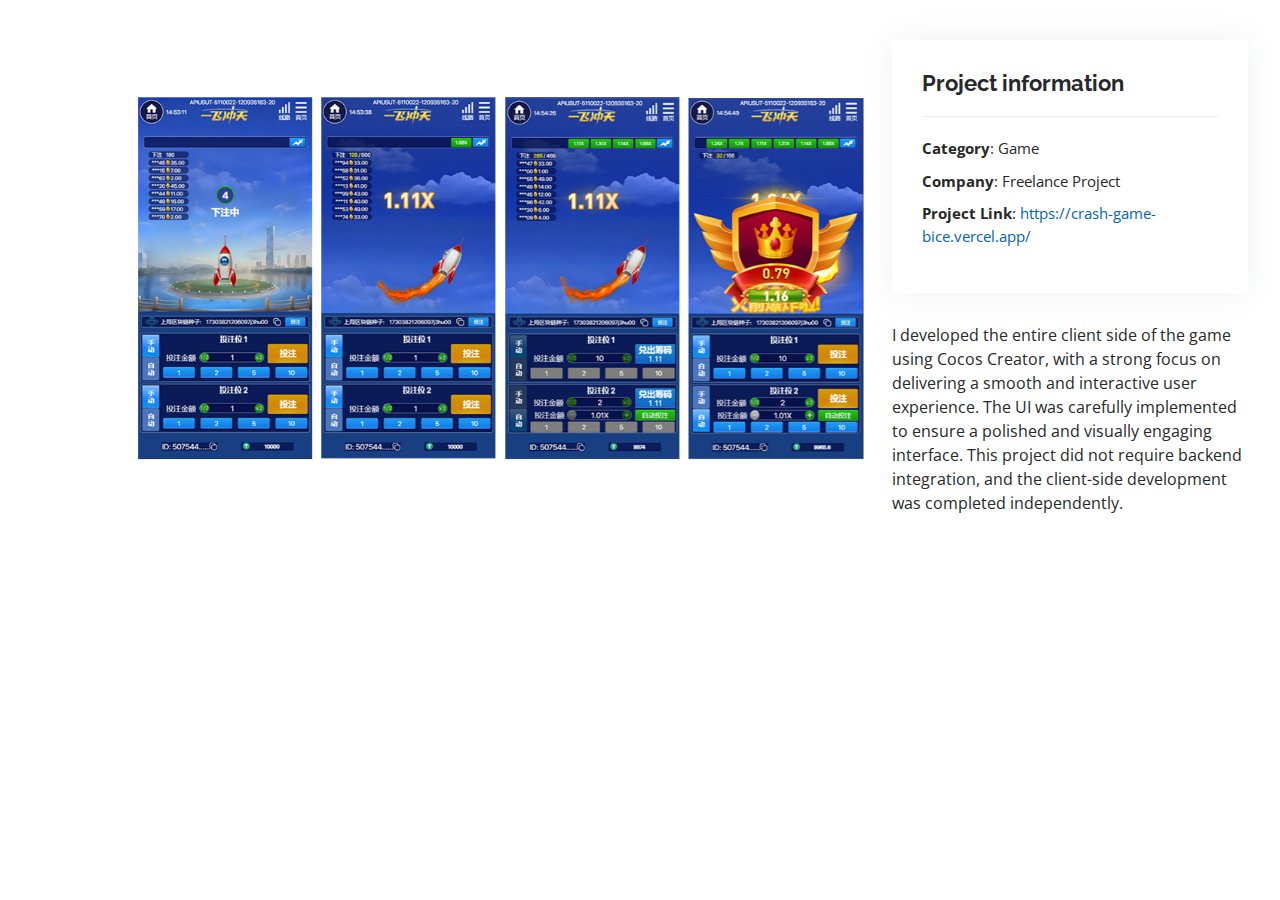
<file: portfolio-8.html>
<!DOCTYPE html>
<html lang="en">

<head>
  <meta charset="utf-8">
  <meta content="width=device-width, initial-scale=1.0" name="viewport">

  <title>Rocket Game</title>
  <meta content="" name="description">
  <meta content="" name="keywords">

  <!-- Favicons -->
  <link href="assets/img/favicon.png" rel="icon">
  <link href="assets/img/apple-touch-icon.png" rel="apple-touch-icon">

  <!-- Google Fonts -->
  <link href="https://fonts.googleapis.com/css?family=Open+Sans:300,300i,400,400i,600,600i,700,700i|Raleway:300,300i,400,400i,500,500i,600,600i,700,700i|Poppins:300,300i,400,400i,500,500i,600,600i,700,700i" rel="stylesheet">

  <!-- Vendor CSS Files -->
  <link href="assets/vendor/aos/aos.css" rel="stylesheet">
  <link href="assets/vendor/bootstrap/css/bootstrap.min.css" rel="stylesheet">
  <link href="assets/vendor/bootstrap-icons/bootstrap-icons.css" rel="stylesheet">
  <link href="assets/vendor/boxicons/css/boxicons.min.css" rel="stylesheet">
  <link href="assets/vendor/glightbox/css/glightbox.min.css" rel="stylesheet">
  <link href="assets/vendor/swiper/swiper-bundle.min.css" rel="stylesheet">

  <!-- Template Main CSS File -->
  <link href="assets/css/style.css" rel="stylesheet">

  <!-- =======================================================
  * Template Name: MyResume
  * Updated: Jan 29 2024 with Bootstrap v5.3.2
  * Template URL: https://bootstrapmade.com/free-html-bootstrap-template-my-resume/
  * Author: BootstrapMade.com
  * License: https://bootstrapmade.com/license/
  ======================================================== -->
</head>

<body>

  <main id="main">

    <!-- ======= Portfolio Details Section ======= -->
    <section id="portfolio-details" class="portfolio-details">
      <div class="container">

        <div class="row gy-4">

          <div class="col-lg-8">
            <div class="portfolio-details-slider swiper">
              <div class="swiper-wrapper align-items-center">

                <div class="swiper-slide">
                  <img src="assets/img/Portfolio CNM/Po8.png" alt="">
                </div>

              </div>
              <div class="swiper-pagination"></div>
            </div>
          </div>

          <div class="col-lg-4">
            <div class="portfolio-info">
              <h3>Project information</h3>
              <ul>
                <li><strong>Category</strong>: Game</li>
                <li><strong>Company</strong>: Freelance Project</li>
                <li><strong>Project Link</strong>: <a href="https://crash-game-bice.vercel.app/">https://crash-game-bice.vercel.app/</a></li>
              </ul>
            </div>
            <div class="portfolio-description">
              <!-- <h2>This is an example of portfolio detail</h2> -->
              <p>
                I developed the entire client side of the game using Cocos Creator, with a strong focus on delivering a smooth and interactive user experience. The UI was carefully implemented to ensure a polished and visually engaging interface. This project did not require backend integration, and the client-side development was completed independently.
              </p>
            </div>
          </div>

        </div>

      </div>
    </section><!-- End Portfolio Details Section -->

  </main><!-- End #main -->

  <div id="preloader"></div>
  <a href="#" class="back-to-top d-flex align-items-center justify-content-center"><i class="bi bi-arrow-up-short"></i></a>

  <!-- Vendor JS Files -->
  <script src="assets/vendor/purecounter/purecounter_vanilla.js"></script>
  <script src="assets/vendor/aos/aos.js"></script>
  <script src="assets/vendor/bootstrap/js/bootstrap.bundle.min.js"></script>
  <script src="assets/vendor/glightbox/js/glightbox.min.js"></script>
  <script src="assets/vendor/isotope-layout/isotope.pkgd.min.js"></script>
  <script src="assets/vendor/swiper/swiper-bundle.min.js"></script>
  <script src="assets/vendor/typed.js/typed.umd.js"></script>
  <script src="assets/vendor/waypoints/noframework.waypoints.js"></script>
  <script src="assets/vendor/php-email-form/validate.js"></script>

  <!-- Template Main JS File -->
  <script src="assets/js/main.js"></script>

</body>

</html>
</file>
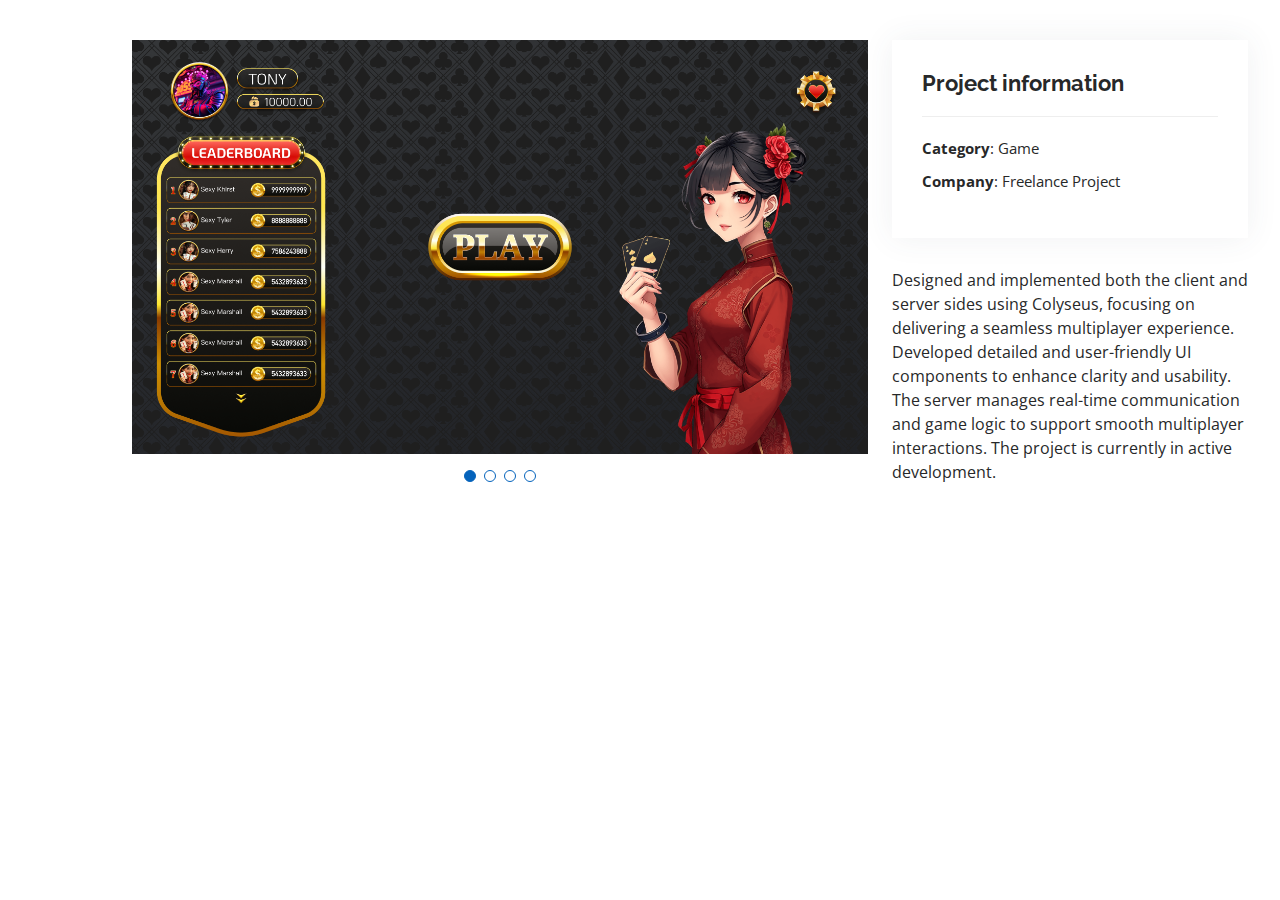
<file: portfolio-9.html>
<!DOCTYPE html>
<html lang="en">

<head>
  <meta charset="utf-8">
  <meta content="width=device-width, initial-scale=1.0" name="viewport">

  <title>Card Game</title>
  <meta content="" name="description">
  <meta content="" name="keywords">

  <!-- Favicons -->
  <link href="assets/img/favicon.png" rel="icon">
  <link href="assets/img/apple-touch-icon.png" rel="apple-touch-icon">

  <!-- Google Fonts -->
  <link href="https://fonts.googleapis.com/css?family=Open+Sans:300,300i,400,400i,600,600i,700,700i|Raleway:300,300i,400,400i,500,500i,600,600i,700,700i|Poppins:300,300i,400,400i,500,500i,600,600i,700,700i" rel="stylesheet">

  <!-- Vendor CSS Files -->
  <link href="assets/vendor/aos/aos.css" rel="stylesheet">
  <link href="assets/vendor/bootstrap/css/bootstrap.min.css" rel="stylesheet">
  <link href="assets/vendor/bootstrap-icons/bootstrap-icons.css" rel="stylesheet">
  <link href="assets/vendor/boxicons/css/boxicons.min.css" rel="stylesheet">
  <link href="assets/vendor/glightbox/css/glightbox.min.css" rel="stylesheet">
  <link href="assets/vendor/swiper/swiper-bundle.min.css" rel="stylesheet">

  <!-- Template Main CSS File -->
  <link href="assets/css/style.css" rel="stylesheet">

  <!-- =======================================================
  * Template Name: MyResume
  * Updated: Jan 29 2024 with Bootstrap v5.3.2
  * Template URL: https://bootstrapmade.com/free-html-bootstrap-template-my-resume/
  * Author: BootstrapMade.com
  * License: https://bootstrapmade.com/license/
  ======================================================== -->
</head>

<body>

  <main id="main">

    <!-- ======= Portfolio Details Section ======= -->
    <section id="portfolio-details" class="portfolio-details">
      <div class="container">

        <div class="row gy-4">

          <div class="col-lg-8">
            <div class="portfolio-details-slider swiper">
              <div class="swiper-wrapper align-items-center">

                <div class="swiper-slide">
                  <img src="assets/img/Portfolio CNM/Shan1.png" alt="">
                </div>

                <div class="swiper-slide">
                  <img src="assets/img/Portfolio CNM/Shan2.png" alt="">
                </div>

                <div class="swiper-slide">
                  <img src="assets/img/Portfolio CNM/Shan3.png" alt="">
                </div>

                <div class="swiper-slide">
                  <img src="assets/img/Portfolio CNM/Shan4.png" alt="">
                </div>

              </div>
              <div class="swiper-pagination"></div>
            </div>
          </div>

          <div class="col-lg-4">
            <div class="portfolio-info">
              <h3>Project information</h3>
              <ul>
                <li><strong>Category</strong>: Game</li>
                <li><strong>Company</strong>: Freelance Project</li>
              </ul>
            </div>
            <div class="portfolio-description">
              <!-- <h2>This is an example of portfolio detail</h2> -->
              <p>
                Designed and implemented both the client and server sides using Colyseus, focusing on delivering a seamless multiplayer experience. Developed detailed and user-friendly UI components to enhance clarity and usability. The server manages real-time communication and game logic to support smooth multiplayer interactions. The project is currently in active development.
              </p>
            </div>
          </div>

        </div>

      </div>
    </section><!-- End Portfolio Details Section -->

  </main><!-- End #main -->

  <div id="preloader"></div>
  <a href="#" class="back-to-top d-flex align-items-center justify-content-center"><i class="bi bi-arrow-up-short"></i></a>

  <!-- Vendor JS Files -->
  <script src="assets/vendor/purecounter/purecounter_vanilla.js"></script>
  <script src="assets/vendor/aos/aos.js"></script>
  <script src="assets/vendor/bootstrap/js/bootstrap.bundle.min.js"></script>
  <script src="assets/vendor/glightbox/js/glightbox.min.js"></script>
  <script src="assets/vendor/isotope-layout/isotope.pkgd.min.js"></script>
  <script src="assets/vendor/swiper/swiper-bundle.min.js"></script>
  <script src="assets/vendor/typed.js/typed.umd.js"></script>
  <script src="assets/vendor/waypoints/noframework.waypoints.js"></script>
  <script src="assets/vendor/php-email-form/validate.js"></script>

  <!-- Template Main JS File -->
  <script src="assets/js/main.js"></script>

</body>

</html>
</file>
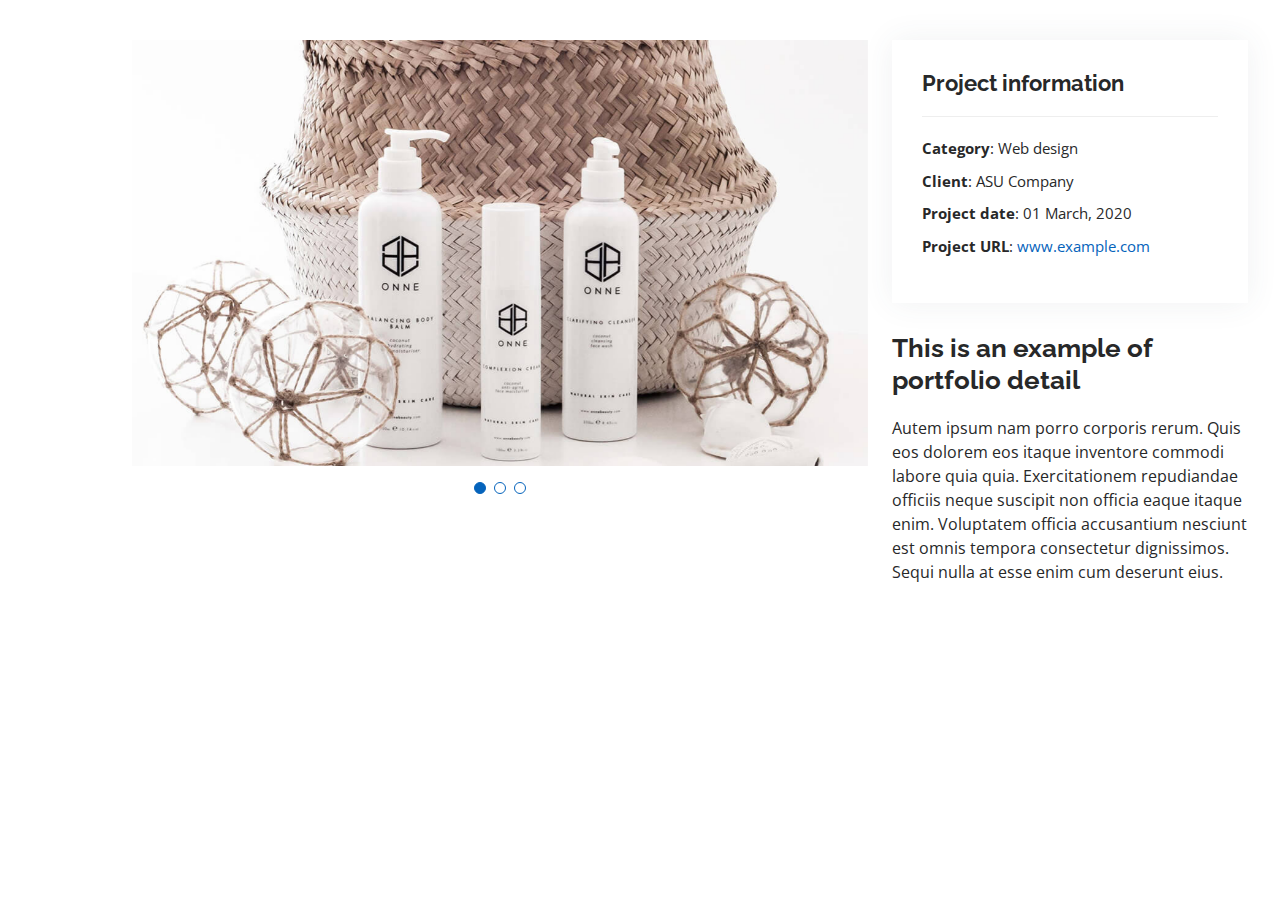
<file: portfolio-details.html>
<!DOCTYPE html>
<html lang="en">

<head>
  <meta charset="utf-8">
  <meta content="width=device-width, initial-scale=1.0" name="viewport">

  <title>Portfolio Details - Personal Bootstrap Template</title>
  <meta content="" name="description">
  <meta content="" name="keywords">

  <!-- Favicons -->
  <link href="assets/img/favicon.png" rel="icon">
  <link href="assets/img/apple-touch-icon.png" rel="apple-touch-icon">

  <!-- Google Fonts -->
  <link href="https://fonts.googleapis.com/css?family=Open+Sans:300,300i,400,400i,600,600i,700,700i|Raleway:300,300i,400,400i,500,500i,600,600i,700,700i|Poppins:300,300i,400,400i,500,500i,600,600i,700,700i" rel="stylesheet">

  <!-- Vendor CSS Files -->
  <link href="assets/vendor/aos/aos.css" rel="stylesheet">
  <link href="assets/vendor/bootstrap/css/bootstrap.min.css" rel="stylesheet">
  <link href="assets/vendor/bootstrap-icons/bootstrap-icons.css" rel="stylesheet">
  <link href="assets/vendor/boxicons/css/boxicons.min.css" rel="stylesheet">
  <link href="assets/vendor/glightbox/css/glightbox.min.css" rel="stylesheet">
  <link href="assets/vendor/swiper/swiper-bundle.min.css" rel="stylesheet">

  <!-- Template Main CSS File -->
  <link href="assets/css/style.css" rel="stylesheet">

  <!-- =======================================================
  * Template Name: MyResume
  * Updated: Jan 29 2024 with Bootstrap v5.3.2
  * Template URL: https://bootstrapmade.com/free-html-bootstrap-template-my-resume/
  * Author: BootstrapMade.com
  * License: https://bootstrapmade.com/license/
  ======================================================== -->
</head>

<body>

  <main id="main">

    <!-- ======= Portfolio Details Section ======= -->
    <section id="portfolio-details" class="portfolio-details">
      <div class="container">

        <div class="row gy-4">

          <div class="col-lg-8">
            <div class="portfolio-details-slider swiper">
              <div class="swiper-wrapper align-items-center">

                <div class="swiper-slide">
                  <img src="assets/img/portfolio/portfolio-details-1.jpg" alt="">
                </div>

                <div class="swiper-slide">
                  <img src="assets/img/portfolio/portfolio-details-2.jpg" alt="">
                </div>

                <div class="swiper-slide">
                  <img src="assets/img/portfolio/portfolio-details-3.jpg" alt="">
                </div>

              </div>
              <div class="swiper-pagination"></div>
            </div>
          </div>

          <div class="col-lg-4">
            <div class="portfolio-info">
              <h3>Project information</h3>
              <ul>
                <li><strong>Category</strong>: Web design</li>
                <li><strong>Client</strong>: ASU Company</li>
                <li><strong>Project date</strong>: 01 March, 2020</li>
                <li><strong>Project URL</strong>: <a href="#">www.example.com</a></li>
              </ul>
            </div>
            <div class="portfolio-description">
              <h2>This is an example of portfolio detail</h2>
              <p>
                Autem ipsum nam porro corporis rerum. Quis eos dolorem eos itaque inventore commodi labore quia quia. Exercitationem repudiandae officiis neque suscipit non officia eaque itaque enim. Voluptatem officia accusantium nesciunt est omnis tempora consectetur dignissimos. Sequi nulla at esse enim cum deserunt eius.
              </p>
            </div>
          </div>

        </div>

      </div>
    </section><!-- End Portfolio Details Section -->

  </main><!-- End #main -->

  <div id="preloader"></div>
  <a href="#" class="back-to-top d-flex align-items-center justify-content-center"><i class="bi bi-arrow-up-short"></i></a>

  <!-- Vendor JS Files -->
  <script src="assets/vendor/purecounter/purecounter_vanilla.js"></script>
  <script src="assets/vendor/aos/aos.js"></script>
  <script src="assets/vendor/bootstrap/js/bootstrap.bundle.min.js"></script>
  <script src="assets/vendor/glightbox/js/glightbox.min.js"></script>
  <script src="assets/vendor/isotope-layout/isotope.pkgd.min.js"></script>
  <script src="assets/vendor/swiper/swiper-bundle.min.js"></script>
  <script src="assets/vendor/typed.js/typed.umd.js"></script>
  <script src="assets/vendor/waypoints/noframework.waypoints.js"></script>
  <script src="assets/vendor/php-email-form/validate.js"></script>

  <!-- Template Main JS File -->
  <script src="assets/js/main.js"></script>

</body>

</html>
</file>
<file: assets/css/style.css>
/*--------------------------------------------------------------
# General
--------------------------------------------------------------*/
body {
  font-family: "Open Sans", sans-serif;
  color: #272829;
}

a {
  color: #0563bb;
  text-decoration: none;
}

a:hover {
  color: #067ded;
  text-decoration: none;
}

h1,
h2,
h3,
h4,
h5,
h6 {
  font-family: "Raleway", sans-serif;
}

/*--------------------------------------------------------------
# Back to top button
--------------------------------------------------------------*/
.back-to-top {
  position: fixed;
  visibility: hidden;
  opacity: 0;
  right: 15px;
  bottom: 15px;
  z-index: 996;
  background: #0563bb;
  width: 40px;
  height: 40px;
  border-radius: 50px;
  transition: all 0.4s;
}

.back-to-top i {
  font-size: 28px;
  color: #fff;
  line-height: 0;
}

.back-to-top:hover {
  background: #0678e3;
  color: #fff;
}

.back-to-top.active {
  visibility: visible;
  opacity: 1;
}

/*--------------------------------------------------------------
# Preloader
--------------------------------------------------------------*/
#preloader {
  position: fixed;
  top: 0;
  left: 0;
  right: 0;
  bottom: 0;
  z-index: 9999;
  overflow: hidden;
  background: #fff;
}

#preloader:before {
  content: "";
  position: fixed;
  top: calc(50% - 30px);
  left: calc(50% - 30px);
  border: 6px solid #0563bb;
  border-top-color: #fff;
  border-bottom-color: #fff;
  border-radius: 50%;
  width: 60px;
  height: 60px;
  animation: animate-preloader 1s linear infinite;
}

@keyframes animate-preloader {
  0% {
    transform: rotate(0deg);
  }

  100% {
    transform: rotate(360deg);
  }
}

/*--------------------------------------------------------------
# Disable aos animation delay on mobile devices
--------------------------------------------------------------*/
@media screen and (max-width: 768px) {
  [data-aos-delay] {
    transition-delay: 0 !important;
  }
}

/*--------------------------------------------------------------
# Header
--------------------------------------------------------------*/
#header {
  position: fixed;
  top: 0;
  left: 0;
  bottom: 0;
  z-index: 9997;
  transition: all 0.5s;
  padding: 15px;
  overflow-y: auto;
}

@media (max-width: 991px) {
  #header {
    width: 300px;
    background: #fff;
    border-right: 1px solid #e6e9ec;
    left: -300px;
  }
}

@media (min-width: 991px) {
  #main {
    margin-left: 100px;
  }
}

/*--------------------------------------------------------------
# Navigation Menu
--------------------------------------------------------------*/
/**
* Desktop Navigation 
*/
.nav-menu {
  padding: 0;
  display: block;
}

.nav-menu * {
  margin: 0;
  padding: 0;
  list-style: none;
}

.nav-menu>ul>li {
  position: relative;
  white-space: nowrap;
}

.nav-menu a,
.nav-menu a:focus {
  display: flex;
  align-items: center;
  color: #45505b;
  padding: 10px 18px;
  margin-bottom: 8px;
  transition: 0.3s;
  font-size: 15px;
  border-radius: 50px;
  background: #f2f3f5;
  height: 56px;
  width: 100%;
  overflow: hidden;
  transition: 0.3s;
}

.nav-menu a i,
.nav-menu a:focus i {
  font-size: 20px;
}

.nav-menu a span,
.nav-menu a:focus span {
  padding: 0 5px 0 7px;
  color: #45505b;
}

@media (min-width: 992px) {

  .nav-menu a,
  .nav-menu a:focus {
    width: 56px;
  }

  .nav-menu a span,
  .nav-menu a:focus span {
    display: none;
    color: #fff;
  }
}

.nav-menu a:hover,
.nav-menu .active,
.nav-menu .active:focus,
.nav-menu li:hover>a {
  color: #fff;
  background: #0563bb;
}

.nav-menu a:hover span,
.nav-menu .active span,
.nav-menu .active:focus span,
.nav-menu li:hover>a span {
  color: #fff;
}

.nav-menu a:hover,
.nav-menu li:hover>a {
  width: 100%;
  color: #fff;
}

.nav-menu a:hover span,
.nav-menu li:hover>a span {
  display: block;
}

/**
* Mobile Navigation 
*/
.mobile-nav-toggle {
  position: fixed;
  right: 10px;
  top: 10px;
  z-index: 9998;
  border: 0;
  background: none;
  font-size: 28px;
  transition: all 0.4s;
  outline: none !important;
  line-height: 0;
  cursor: pointer;
  border-radius: 50px;
  padding: 5px;
}

.mobile-nav-toggle i {
  color: #45505b;
}

.mobile-nav-active {
  overflow: hidden;
}

.mobile-nav-active #header {
  left: 0;
}

.mobile-nav-active .mobile-nav-toggle {
  color: #fff;
  background-color: #0563bb;
}

/*--------------------------------------------------------------
# Hero Section
--------------------------------------------------------------*/
#hero {
  width: 100%;
  height: 100vh;
  background: url("../img/profile.jpg") top right no-repeat;
  background-size: cover;
  position: relative;
}

@media (min-width: 992px) {
  #hero {
    padding-left: 160px;
  }
}

#hero:before {
  content: "";
  background: rgba(255, 255, 255, 0.8);
  position: absolute;
  bottom: 0;
  top: 0;
  left: 0;
  right: 0;
}

#hero h1 {
  margin: 0;
  font-size: 64px;
  font-weight: 700;
  line-height: 56px;
  color: #45505b;
}

#hero p {
  color: #45505b;
  margin: 15px 0 0 0;
  font-size: 26px;
  font-family: "Poppins", sans-serif;
}

#hero p span {
  color: #0563bb;
  letter-spacing: 1px;
}

#hero .social-links {
  margin-top: 30px;
}

#hero .social-links a {
  font-size: 24px;
  display: inline-block;
  color: #45505b;
  line-height: 1;
  margin-right: 20px;
  transition: 0.3s;
}

#hero .social-links a:hover {
  color: #0563bb;
}

@media (max-width: 992px) {
  #hero {
    text-align: center;
  }

  #hero h1 {
    font-size: 32px;
    line-height: 36px;
  }

  #hero p {
    margin-top: 10px;
    font-size: 20px;
    line-height: 24px;
  }
}

/*--------------------------------------------------------------
# Sections General
--------------------------------------------------------------*/
section {
  padding: 60px 0;
  overflow: hidden;
}

.section-title {
  text-align: center;
  padding-bottom: 30px;
}

.section-title h2 {
  font-size: 32px;
  font-weight: bold;
  text-transform: uppercase;
  margin-bottom: 20px;
  padding-bottom: 20px;
  position: relative;
  color: #45505b;
}

.section-title h2::before {
  content: "";
  position: absolute;
  display: block;
  width: 120px;
  height: 1px;
  background: #ddd;
  bottom: 1px;
  left: calc(50% - 60px);
}

.section-title h2::after {
  content: "";
  position: absolute;
  display: block;
  width: 40px;
  height: 3px;
  background: #0563bb;
  bottom: 0;
  left: calc(50% - 20px);
}

.section-title p {
  margin-bottom: 0;
}

/*--------------------------------------------------------------
# About
--------------------------------------------------------------*/
.about .content h3 {
  font-weight: 700;
  font-size: 26px;
  color: #728394;
}

.about .content ul {
  list-style: none;
  padding: 0;
}

.about .content ul li {
  margin-bottom: 20px;
  display: flex;
  align-items: center;
}

.about .content ul strong {
  margin-right: 10px;
}

.about .content ul i {
  font-size: 16px;
  margin-right: 5px;
  color: #0563bb;
  line-height: 0;
}

.about .content p:last-child {
  margin-bottom: 0;
}

/*--------------------------------------------------------------
# Facts
--------------------------------------------------------------*/
.facts .count-box {
  padding: 30px 30px 25px 30px;
  margin-top: 30px;
  width: 100%;
  position: relative;
  text-align: center;
  background: #fff;
}

.facts .count-box i {
  position: absolute;
  top: -25px;
  left: 50%;
  transform: translateX(-50%);
  font-size: 24px;
  background: #0563bb;
  color: #fff;
  border-radius: 50px;
  display: inline-flex;
  align-items: center;
  justify-content: center;
  width: 48px;
  height: 48px;
}

.facts .count-box span {
  font-size: 36px;
  display: block;
  font-weight: 600;
  color: #011426;
}

.facts .count-box p {
  padding: 0;
  margin: 0;
  font-family: "Raleway", sans-serif;
  font-size: 14px;
}

/*--------------------------------------------------------------
# Skills
--------------------------------------------------------------*/
.skills .progress {
  height: 60px;
  display: block;
  background: none;
  border-radius: 0;
}

.skills .progress .skill {
  padding: 10px 0;
  margin: 0;
  text-transform: uppercase;
  display: block;
  font-weight: 600;
  font-family: "Poppins", sans-serif;
  color: #45505b;
}

.skills .progress .skill .val {
  float: right;
  font-style: normal;
}

.skills .progress-bar-wrap {
  background: #f2f3f5;
}

.skills .progress-bar {
  width: 1px;
  height: 10px;
  transition: 0.9s;
  background-color: #0563bb;
}

/*--------------------------------------------------------------
# Resume
--------------------------------------------------------------*/
.resume .resume-title {
  font-size: 26px;
  font-weight: 700;
  margin-top: 20px;
  margin-bottom: 20px;
  color: #45505b;
}

.resume .resume-item {
  padding: 0 0 20px 20px;
  margin-top: -2px;
  border-left: 2px solid #0563bb;
  position: relative;
}

.resume .resume-item h4 {
  line-height: 18px;
  font-size: 18px;
  font-weight: 600;
  text-transform: uppercase;
  font-family: "Poppins", sans-serif;
  color: #0563bb;
  margin-bottom: 10px;
}

.resume .resume-item h5 {
  font-size: 16px;
  background: #f7f8f9;
  padding: 5px 15px;
  display: inline-block;
  font-weight: 600;
  margin-bottom: 10px;
}

.resume .resume-item ul {
  padding-left: 20px;
}

.resume .resume-item ul li {
  padding-bottom: 10px;
}

.resume .resume-item:last-child {
  padding-bottom: 0;
}

.resume .resume-item::before {
  content: "";
  position: absolute;
  width: 16px;
  height: 16px;
  border-radius: 50px;
  left: -9px;
  top: 0;
  background: #fff;
  border: 2px solid #0563bb;
}

/*--------------------------------------------------------------
# Portfolio
--------------------------------------------------------------*/
.portfolio .portfolio-item {
  margin-bottom: 30px;
}

.portfolio #portfolio-flters {
  padding: 0;
  margin: 0 auto 25px auto;
  list-style: none;
  text-align: center;
  background: #fff;
  border-radius: 50px;
  padding: 2px 15px;
}

.portfolio #portfolio-flters li {
  cursor: pointer;
  display: inline-block;
  padding: 10px 15px;
  font-size: 14px;
  font-weight: 600;
  line-height: 1;
  text-transform: uppercase;
  color: #272829;
  margin-bottom: 5px;
  transition: all 0.3s ease-in-out;
}

.portfolio #portfolio-flters li:hover,
.portfolio #portfolio-flters li.filter-active {
  color: #0563bb;
}

.portfolio #portfolio-flters li:last-child {
  margin-right: 0;
}

.portfolio .portfolio-wrap {
  transition: 0.3s;
  position: relative;
  overflow: hidden;
  z-index: 1;
  background: rgba(69, 80, 91, 0.8);
}

.portfolio .portfolio-wrap::before {
  content: "";
  background: rgba(255, 255, 255, 0.7);
  position: absolute;
  left: 30px;
  right: 30px;
  top: 30px;
  bottom: 30px;
  transition: all ease-in-out 0.3s;
  z-index: 2;
  opacity: 0;
}

.portfolio .portfolio-wrap .portfolio-info {
  opacity: 0;
  position: absolute;
  top: 0;
  left: 0;
  right: 0;
  bottom: 0;
  text-align: center;
  z-index: 3;
  transition: all ease-in-out 0.3s;
  display: flex;
  flex-direction: column;
  justify-content: center;
  align-items: center;
}

.portfolio .portfolio-wrap .portfolio-info::before {
  display: block;
  content: "";
  width: 48px;
  height: 48px;
  position: absolute;
  top: 35px;
  left: 35px;
  border-top: 3px solid #d7dce1;
  border-left: 3px solid #d7dce1;
  transition: all 0.5s ease 0s;
  z-index: 9994;
}

.portfolio .portfolio-wrap .portfolio-info::after {
  display: block;
  content: "";
  width: 48px;
  height: 48px;
  position: absolute;
  bottom: 35px;
  right: 35px;
  border-bottom: 3px solid #d7dce1;
  border-right: 3px solid #d7dce1;
  transition: all 0.5s ease 0s;
  z-index: 9994;
}

.portfolio .portfolio-wrap .portfolio-info h4 {
  font-size: 20px;
  color: #45505b;
  font-weight: 600;
}

.portfolio .portfolio-wrap .portfolio-info p {
  color: #45505b;
  font-size: 14px;
  text-transform: uppercase;
  padding: 0;
  margin: 0;
}

.portfolio .portfolio-wrap .portfolio-links {
  text-align: center;
  z-index: 4;
}

.portfolio .portfolio-wrap .portfolio-links a {
  color: #45505b;
  margin: 0 2px;
  font-size: 28px;
  display: inline-block;
  transition: 0.3s;
}

.portfolio .portfolio-wrap .portfolio-links a:hover {
  color: #148af9;
}

.portfolio .portfolio-wrap:hover::before {
  top: 0;
  left: 0;
  right: 0;
  bottom: 0;
  opacity: 1;
}

.portfolio .portfolio-wrap:hover .portfolio-info {
  opacity: 1;
}

.portfolio .portfolio-wrap:hover .portfolio-info::before {
  top: 15px;
  left: 15px;
}

.portfolio .portfolio-wrap:hover .portfolio-info::after {
  bottom: 15px;
  right: 15px;
}

/*--------------------------------------------------------------
# Portfolio Details
--------------------------------------------------------------*/
.portfolio-details {
  padding-top: 40px;
}

.portfolio-details .portfolio-details-slider img {
  width: 100%;
}

.portfolio-details .portfolio-details-slider .swiper-pagination {
  margin-top: 20px;
  position: relative;
}

.portfolio-details .portfolio-details-slider .swiper-pagination .swiper-pagination-bullet {
  width: 12px;
  height: 12px;
  background-color: #fff;
  opacity: 1;
  border: 1px solid #0563bb;
}

.portfolio-details .portfolio-details-slider .swiper-pagination .swiper-pagination-bullet-active {
  background-color: #0563bb;
}

.portfolio-details .portfolio-info {
  padding: 30px;
  box-shadow: 0px 0 30px rgba(69, 80, 91, 0.08);
}

.portfolio-details .portfolio-info h3 {
  font-size: 22px;
  font-weight: 700;
  margin-bottom: 20px;
  padding-bottom: 20px;
  border-bottom: 1px solid #eee;
}

.portfolio-details .portfolio-info ul {
  list-style: none;
  padding: 0;
  font-size: 15px;
}

.portfolio-details .portfolio-info ul li+li {
  margin-top: 10px;
}

.portfolio-details .portfolio-description {
  padding-top: 30px;
}

.portfolio-details .portfolio-description h2 {
  font-size: 26px;
  font-weight: 700;
  margin-bottom: 20px;
}

.portfolio-details .portfolio-description p {
  padding: 0;
}

/*--------------------------------------------------------------
# Services
--------------------------------------------------------------*/
.services .icon-box {
  text-align: center;
  padding: 70px 20px 80px 20px;
  transition: all ease-in-out 0.3s;
  background: #fff;
  box-shadow: 0px 5px 90px 0px rgba(110, 123, 131, 0.05);
}

.services .icon-box .icon {
  margin: 0 auto;
  width: 100px;
  height: 100px;
  display: flex;
  align-items: center;
  justify-content: center;
  transition: ease-in-out 0.3s;
  position: relative;
}

.services .icon-box .icon i {
  font-size: 36px;
  transition: 0.5s;
  position: relative;
}

.services .icon-box .icon svg {
  position: absolute;
  top: 0;
  left: 0;
}

.services .icon-box .icon svg path {
  transition: 0.5s;
  fill: #f5f5f5;
}

.services .icon-box h4 {
  font-weight: 600;
  margin: 10px 0 15px 0;
  font-size: 22px;
}

.services .icon-box h4 a {
  color: #45505b;
  transition: ease-in-out 0.3s;
}

.services .icon-box p {
  line-height: 24px;
  font-size: 14px;
  margin-bottom: 0;
}

.services .icon-box:hover {
  border-color: #fff;
  box-shadow: 0px 0 35px 0 rgba(0, 0, 0, 0.08);
}

.services .iconbox-blue i {
  color: #47aeff;
}

.services .iconbox-blue:hover .icon i {
  color: #fff;
}

.services .iconbox-blue:hover .icon path {
  fill: #47aeff;
}

.services .iconbox-orange i {
  color: #ffa76e;
}

.services .iconbox-orange:hover .icon i {
  color: #fff;
}

.services .iconbox-orange:hover .icon path {
  fill: #ffa76e;
}

.services .iconbox-pink i {
  color: #e80368;
}

.services .iconbox-pink:hover .icon i {
  color: #fff;
}

.services .iconbox-pink:hover .icon path {
  fill: #e80368;
}

.services .iconbox-yellow i {
  color: #ffbb2c;
}

.services .iconbox-yellow:hover .icon i {
  color: #fff;
}

.services .iconbox-yellow:hover .icon path {
  fill: #ffbb2c;
}

.services .iconbox-red i {
  color: #ff5828;
}

.services .iconbox-red:hover .icon i {
  color: #fff;
}

.services .iconbox-red:hover .icon path {
  fill: #ff5828;
}

.services .iconbox-teal i {
  color: #11dbcf;
}

.services .iconbox-teal:hover .icon i {
  color: #fff;
}

.services .iconbox-teal:hover .icon path {
  fill: #11dbcf;
}

/*--------------------------------------------------------------
# Testimonials
--------------------------------------------------------------*/
.testimonials .section-header {
  margin-bottom: 40px;
}

.testimonials .testimonials-carousel,
.testimonials .testimonials-slider {
  overflow: hidden;
}

.testimonials .testimonial-item {
  text-align: center;
}

.testimonials .testimonial-item .testimonial-img {
  width: 120px;
  border-radius: 50%;
  border: 4px solid #fff;
  margin: 0 auto;
}

.testimonials .testimonial-item h3 {
  font-size: 20px;
  font-weight: bold;
  margin: 10px 0 5px 0;
  color: #111;
}

.testimonials .testimonial-item h4 {
  font-size: 14px;
  color: #999;
  margin: 0 0 15px 0;
}

.testimonials .testimonial-item .quote-icon-left,
.testimonials .testimonial-item .quote-icon-right {
  color: #90c8fc;
  font-size: 26px;
}

.testimonials .testimonial-item .quote-icon-left {
  display: inline-block;
  left: -5px;
  position: relative;
}

.testimonials .testimonial-item .quote-icon-right {
  display: inline-block;
  right: -5px;
  position: relative;
  top: 10px;
}

.testimonials .testimonial-item p {
  font-style: italic;
  margin: 0 auto 15px auto;
}

.testimonials .swiper-pagination {
  margin-top: 20px;
  position: relative;
}

.testimonials .swiper-pagination .swiper-pagination-bullet {
  width: 12px;
  height: 12px;
  background-color: #fff;
  opacity: 1;
  border: 1px solid #0563bb;
}

.testimonials .swiper-pagination .swiper-pagination-bullet-active {
  background-color: #0563bb;
}

@media (min-width: 992px) {
  .testimonials .testimonial-item p {
    width: 80%;
  }
}

/*--------------------------------------------------------------
# Contact
--------------------------------------------------------------*/
.contact .info {
  width: 100%;
  background: #fff;
}

.contact .info i {
  font-size: 20px;
  color: #0563bb;
  float: left;
  width: 44px;
  height: 44px;
  background: #eef7ff;
  display: flex;
  justify-content: center;
  align-items: center;
  border-radius: 50px;
  transition: all 0.3s ease-in-out;
}

.contact .info h4 {
  padding: 0 0 0 60px;
  font-size: 22px;
  font-weight: 600;
  margin-bottom: 5px;
  color: #45505b;
}

.contact .info p {
  padding: 0 0 0 60px;
  margin-bottom: 0;
  font-size: 14px;
  color: #728394;
}

.contact .info .email,
.contact .info .phone,
.contact .info .github {
  margin-top: 40px;
}

.contact .info .address:hover i,
.contact .info .email:hover i,
.contact .info .phone:hover i,
.contact .info .github:hover i {
  background: #0563bb;
  color: #fff;
}

.contact .php-email-form {
  width: 100%;
  background: #fff;
}

.contact .php-email-form .form-group {
  padding-bottom: 8px;
}

.contact .php-email-form .error-message {
  display: none;
  color: #fff;
  background: #ed3c0d;
  text-align: left;
  padding: 15px;
  font-weight: 600;
}

.contact .php-email-form .error-message br+br {
  margin-top: 25px;
}

.contact .php-email-form .sent-message {
  display: none;
  color: #fff;
  background: #18d26e;
  text-align: center;
  padding: 15px;
  font-weight: 600;
}

.contact .php-email-form .loading {
  display: none;
  background: #fff;
  text-align: center;
  padding: 15px;
}

.contact .php-email-form .loading:before {
  content: "";
  display: inline-block;
  border-radius: 50%;
  width: 24px;
  height: 24px;
  margin: 0 10px -6px 0;
  border: 3px solid #18d26e;
  border-top-color: #eee;
  animation: animate-loading 1s linear infinite;
}

.contact .php-email-form input,
.contact .php-email-form textarea {
  border-radius: 4px;
  box-shadow: none;
  font-size: 14px;
}

.contact .php-email-form input[type=text],
.contact .php-email-form input[type=email] {
  height: 44px;
}

.contact .php-email-form textarea {
  padding: 10px 12px;
}

.contact .php-email-form button[type=submit] {
  background: #0563bb;
  border: 0;
  padding: 10px 35px;
  color: #fff;
  transition: 0.4s;
  border-radius: 50px;
}

.contact .php-email-form button[type=submit]:hover {
  background: #0678e3;
}

@keyframes animate-loading {
  0% {
    transform: rotate(0deg);
  }

  100% {
    transform: rotate(360deg);
  }
}

/*--------------------------------------------------------------
# Footer
--------------------------------------------------------------*/
#footer {
  background: #f7f8f9;
  color: #45505b;
  font-size: 14px;
  text-align: center;
  padding: 30px 0;
}

#footer h3 {
  font-size: 36px;
  font-weight: 700;
  position: relative;
  font-family: "Poppins", sans-serif;
  padding: 0;
  margin: 0 0 15px 0;
}

#footer p {
  font-size: 15;
  font-style: italic;
  padding: 0;
  margin: 0 0 40px 0;
}

#footer .social-links {
  margin: 0 0 40px 0;
}

#footer .social-links a {
  font-size: 18px;
  display: inline-block;
  background: #0563bb;
  color: #fff;
  line-height: 1;
  padding: 8px 0;
  margin-right: 4px;
  border-radius: 50%;
  text-align: center;
  width: 36px;
  height: 36px;
  transition: 0.3s;
}

#footer .social-links a:hover {
  background: #0678e3;
  color: #fff;
  text-decoration: none;
}

#footer .copyright {
  margin: 0 0 5px 0;
}

#footer .credits {
  font-size: 13px;
}

.border-black {
  border: 2px solid #45505b;
}

#hero .border-black:hover {
  color: #0563bb;
  /* Change color on hover */
}

.cv-color {
  color: #45505b;
}

#hero .cv-color:hover {
  color: #0563bb;
}
</file>
